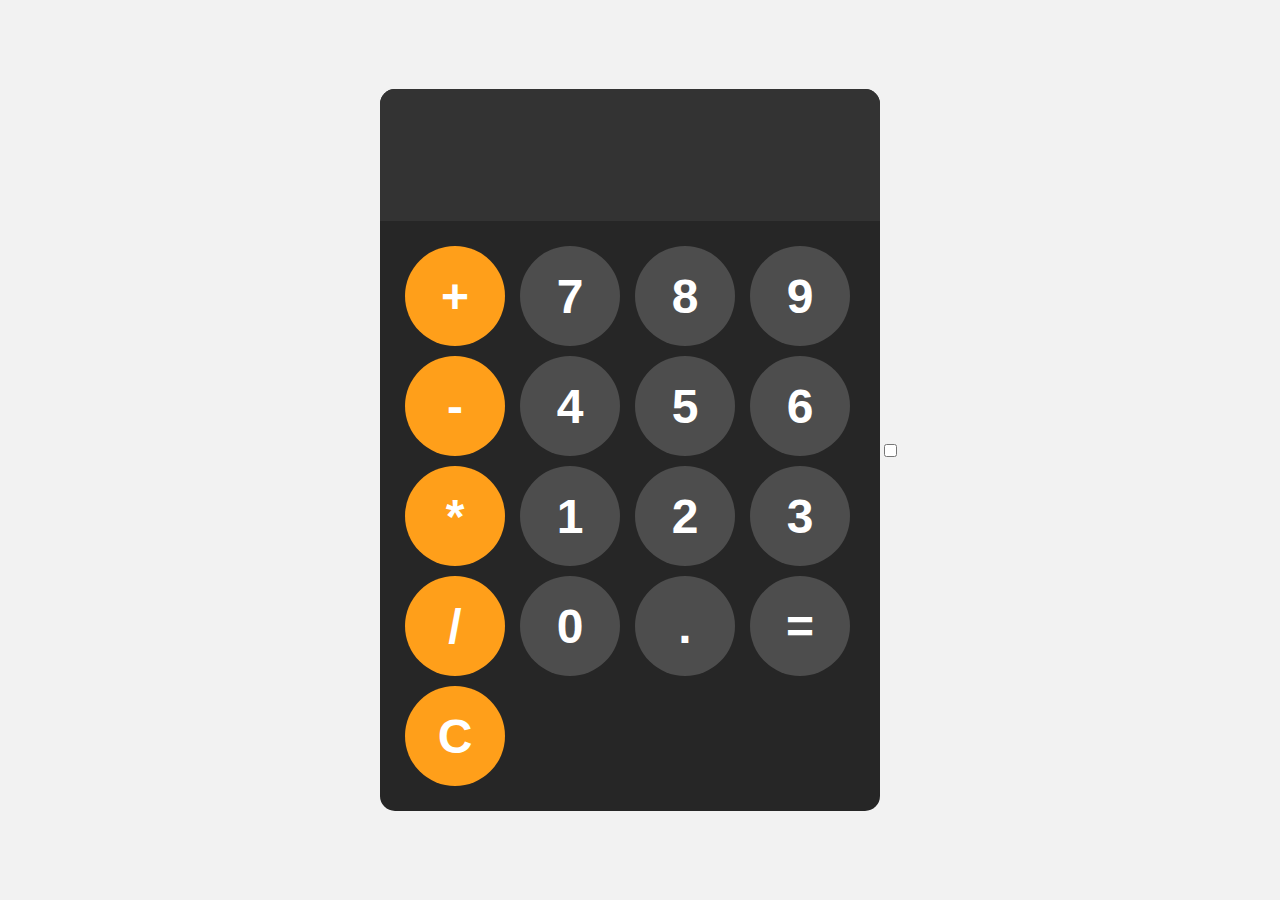
<file: calculator/index.html>
<!DOCTYPE html>
<html lang="en">
<head>
    <meta charset="UTF-8">
    <meta name="viewport" content="width=device-width, initial-scale=1.0">
    <title>Document</title>
    <link rel="stylesheet" href="style.css">
</head>
<body>
    

    <div id="calculator">
        <input id="display" readonly>
        <div id="keys">
            <button onclick="appendToDisplay('+')" class="operator-btn">+</button>
            <button onclick="appendToDisplay('7')">7</button>
            <button onclick="appendToDisplay('8')">8</button>
            <button onclick="appendToDisplay('9')">9</button>
            <button onclick="appendToDisplay('-')" class="operator-btn">-</button>
            <button onclick="appendToDisplay('4')">4</button>
            <button onclick="appendToDisplay('5')">5</button>
            <button onclick="appendToDisplay('6')">6</button>
            <button onclick="appendToDisplay('*')" class="operator-btn">*</button>
            <button onclick="appendToDisplay('1')">1</button>
            <button onclick="appendToDisplay('2')">2</button>
            <button onclick="appendToDisplay('3')">3</button>
            <button onclick="appendToDisplay('/')" class="operator-btn">/</button>
            <button onclick="appendToDisplay('0')">0</button>
            <button onclick="appendToDisplay('.')">.</button>
            <button onclick="calculate()">=</button>
            <button onclick="clearDisplay()" class="operator-btn">C</button>
        </div>
    </div>
    <input type="checkbox" class="checkbox">

    <script src="script.js"></script>
</body>
</html>
</file>
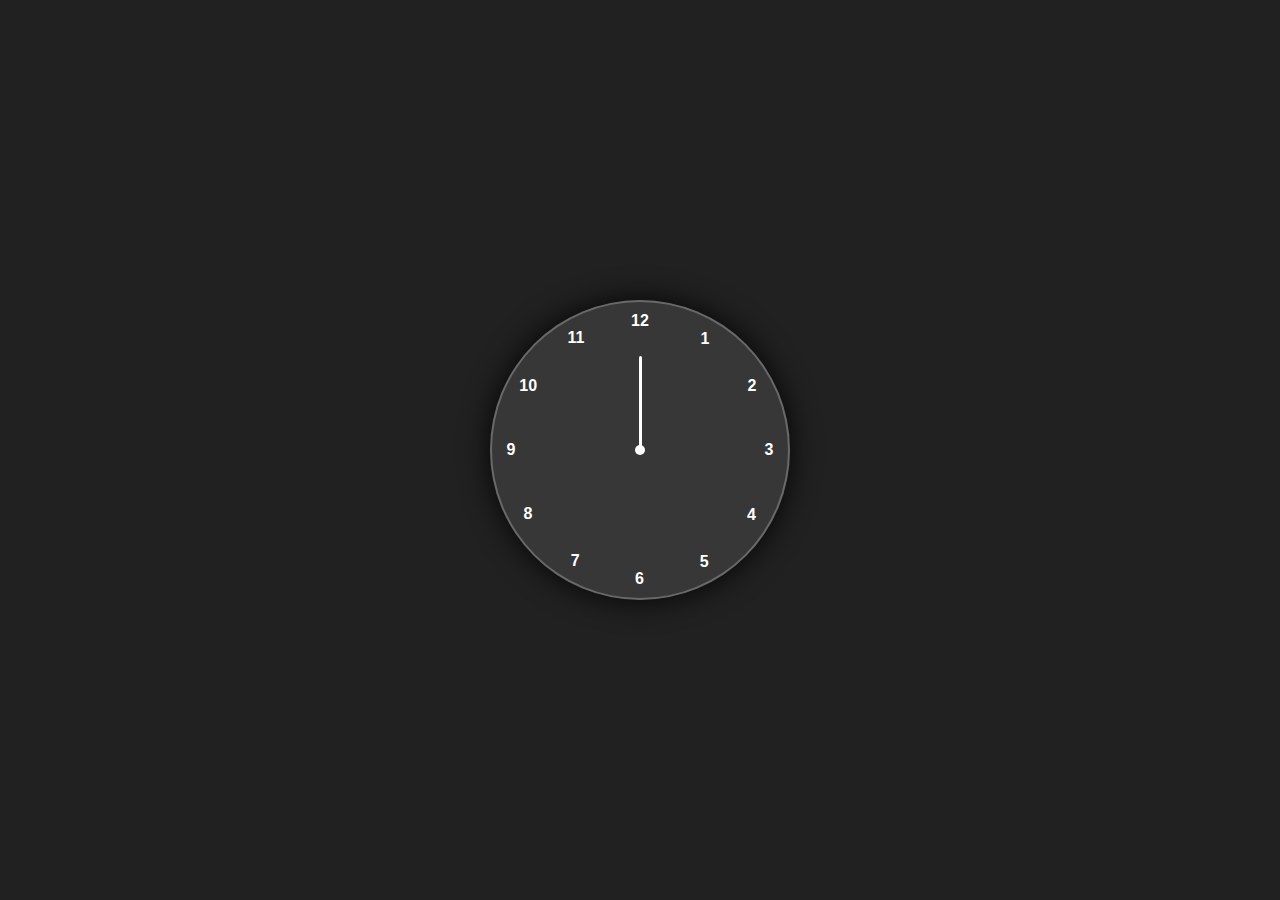
<file: clock/index.html>
<!DOCTYPE html>
<html lang="en">
  <head>
    <meta charset="UTF-8" />
    <meta http-equiv="X-UA-Compatible" content="IE=edge" />
    <meta name="viewport" content="width=device-width, initial-scale=1.0" />
    <link rel="stylesheet" href="style.css" />
    <title>Analog Clock</title>
  </head>

  <body>
    <div class="container">
      <div class="clock">
        <div style="--clr: #ff3d58; --h: 74px" id="hour" class="hand">
          <i></i>
        </div>
        <div style="--clr: #00a6ff; --h: 84px" id="min" class="hand">
          <i></i>
        </div>
        <div style="--clr: #ffffff; --h: 94px" id="sec" class="hand">
          <i></i>
        </div>

        <span style="--i: 1"><b>1</b></span>
        <span style="--i: 2"><b>2</b></span>
        <span style="--i: 3"><b>3</b></span>
        <span style="--i: 4"><b>4</b></span>
        <span style="--i: 5"><b>5</b></span>
        <span style="--i: 6"><b>6</b></span>
        <span style="--i: 7"><b>7</b></span>
        <span style="--i: 8"><b>8</b></span>
        <span style="--i: 9"><b>9</b></span>
        <span style="--i: 10"><b>10</b></span>
        <span style="--i: 11"><b>11</b></span>
        <span style="--i: 12"><b>12</b></span>
      </div>
    </div>

    <script src="script.js"></script>
  </body>
</html>
</file>
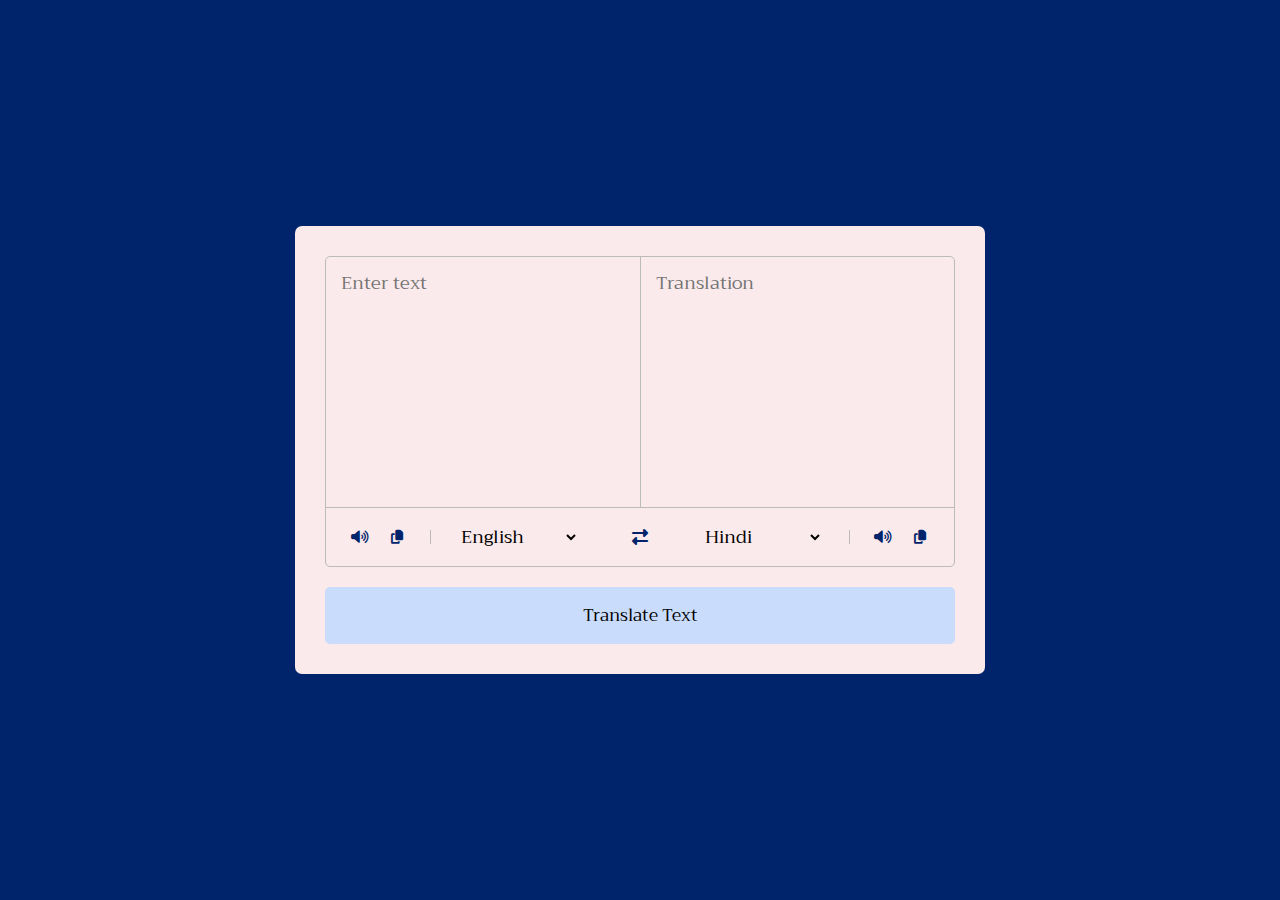
<file: language translator/index.html>
<!DOCTYPE html>
<html lang="en">
<head>
    <meta charset="UTF-8">
    <meta name="viewport" content="width=device-width, initial-scale=1.0">
    <title>Language Translator App</title>
    <link rel="stylesheet" href="style.css">
    <link rel="stylesheet" href="https://cdnjs.cloudflare.com/ajax/libs/font-awesome/6.5.1/css/all.min.css">
</head>
<body>
    <div class="container">
        <div class="wrapper">
            <div class="text-input">
                <textarea class="from-text" placeholder="Enter text"></textarea>
                <textarea class="to-text" placeholder="Translation" readonly disabled></textarea>
            </div>
            <ul class="controls">
                <li class="row from">
                    <div class="icons">
                        <i class="fas fa-volume-up"></i>
                        <i class="fas fa-copy"></i>
                    </div>
                    <select></select>
                </li>
                <li class="exchange"><i class="fas fa-exchange-alt"></i></li>
                <li class="row to">
                    <select></select>
                    <div class="icons">
                        <i class="fas fa-volume-up"></i>
                        <i class="fas fa-copy"></i>
                    </div>
                </li>
            </ul>
        </div>
        <button>Translate Text</button>
    </div>
    <script src="js/countries.js"></script>
    <script src="js/script.js"></script>
</body>
</html>
</file>
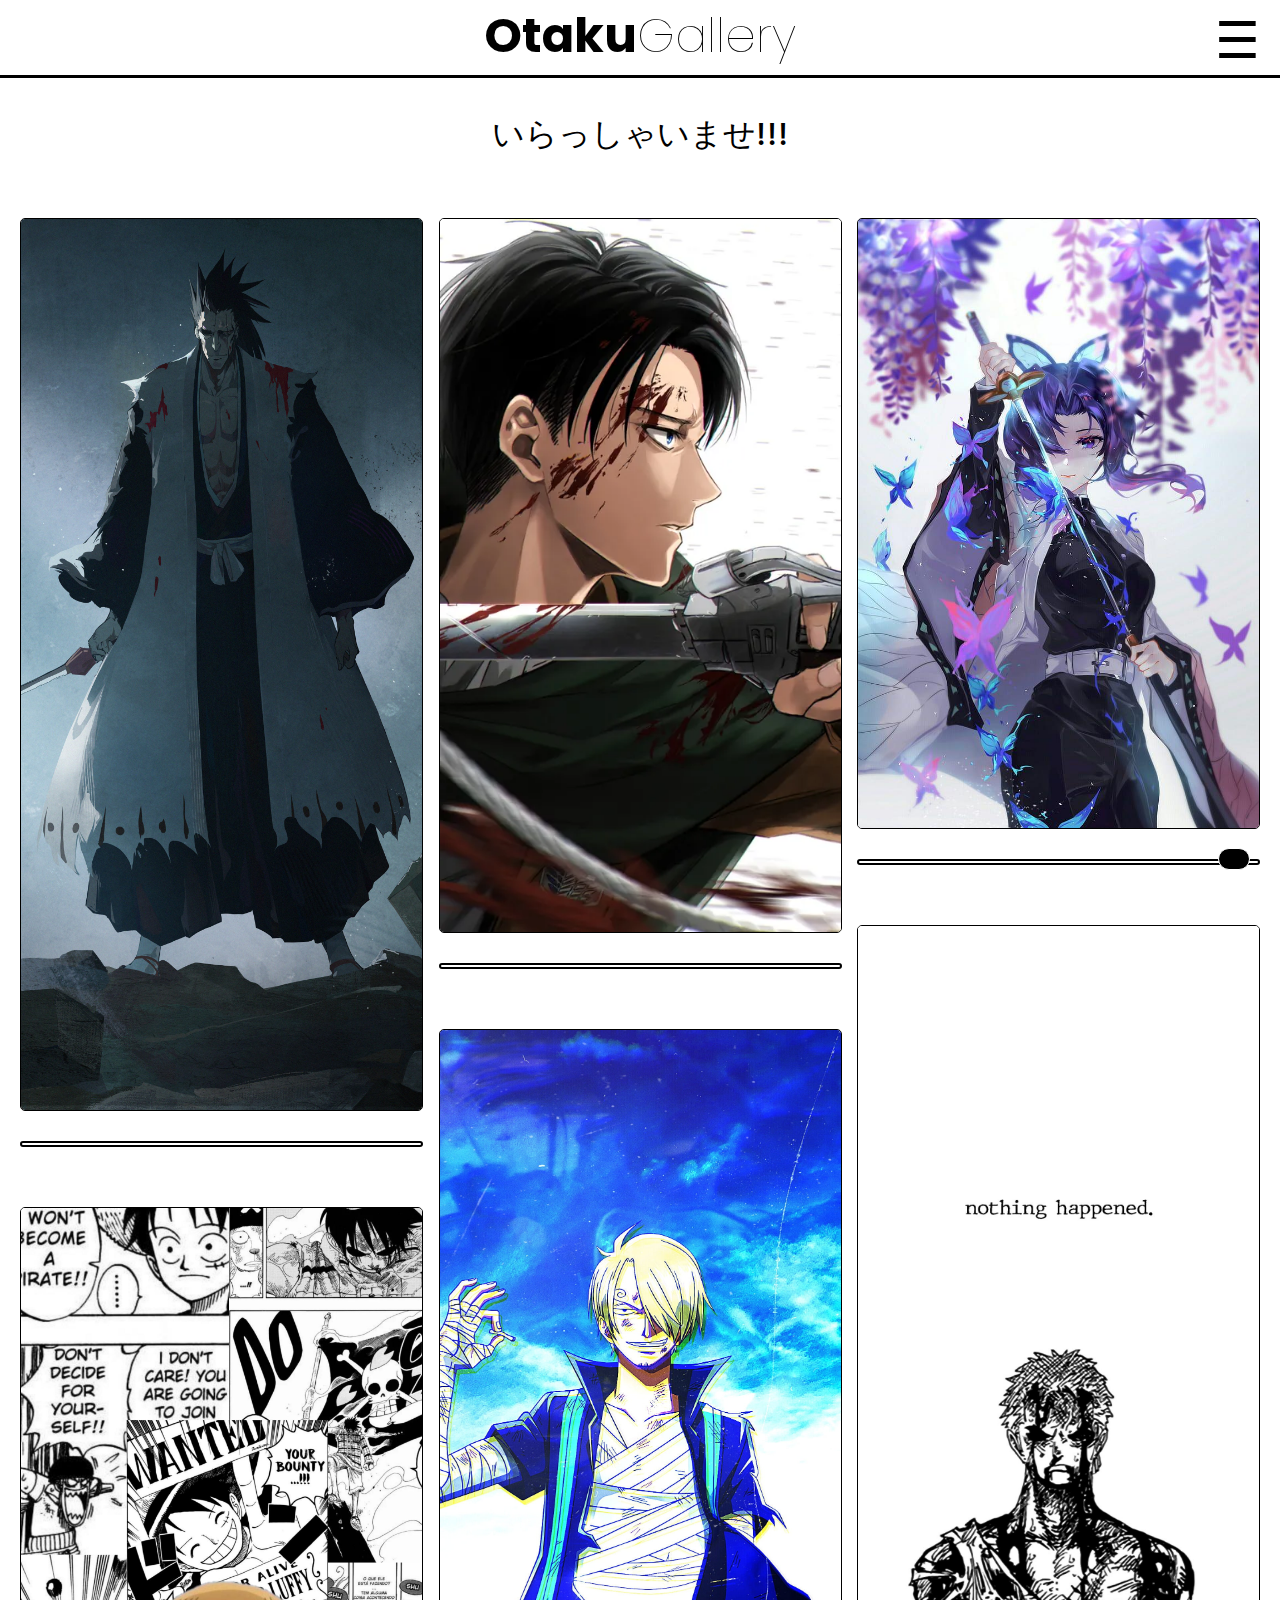
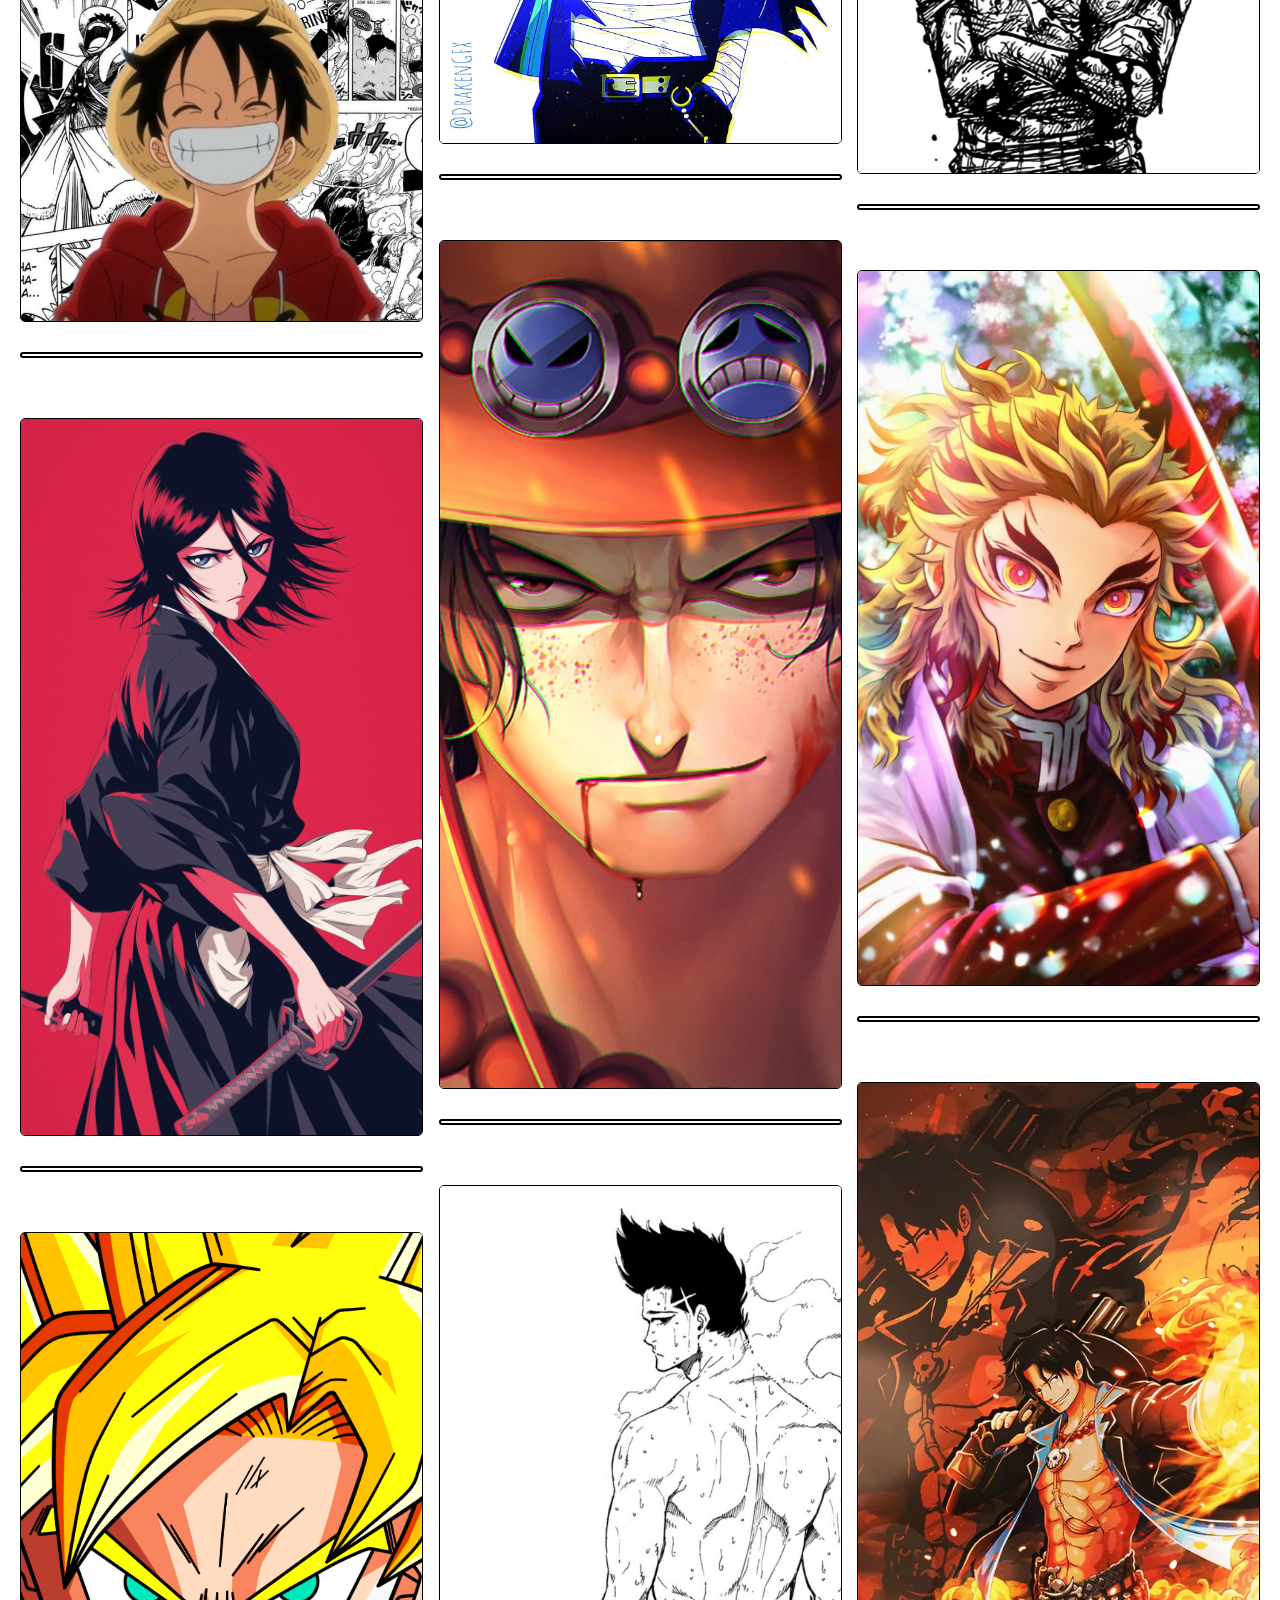
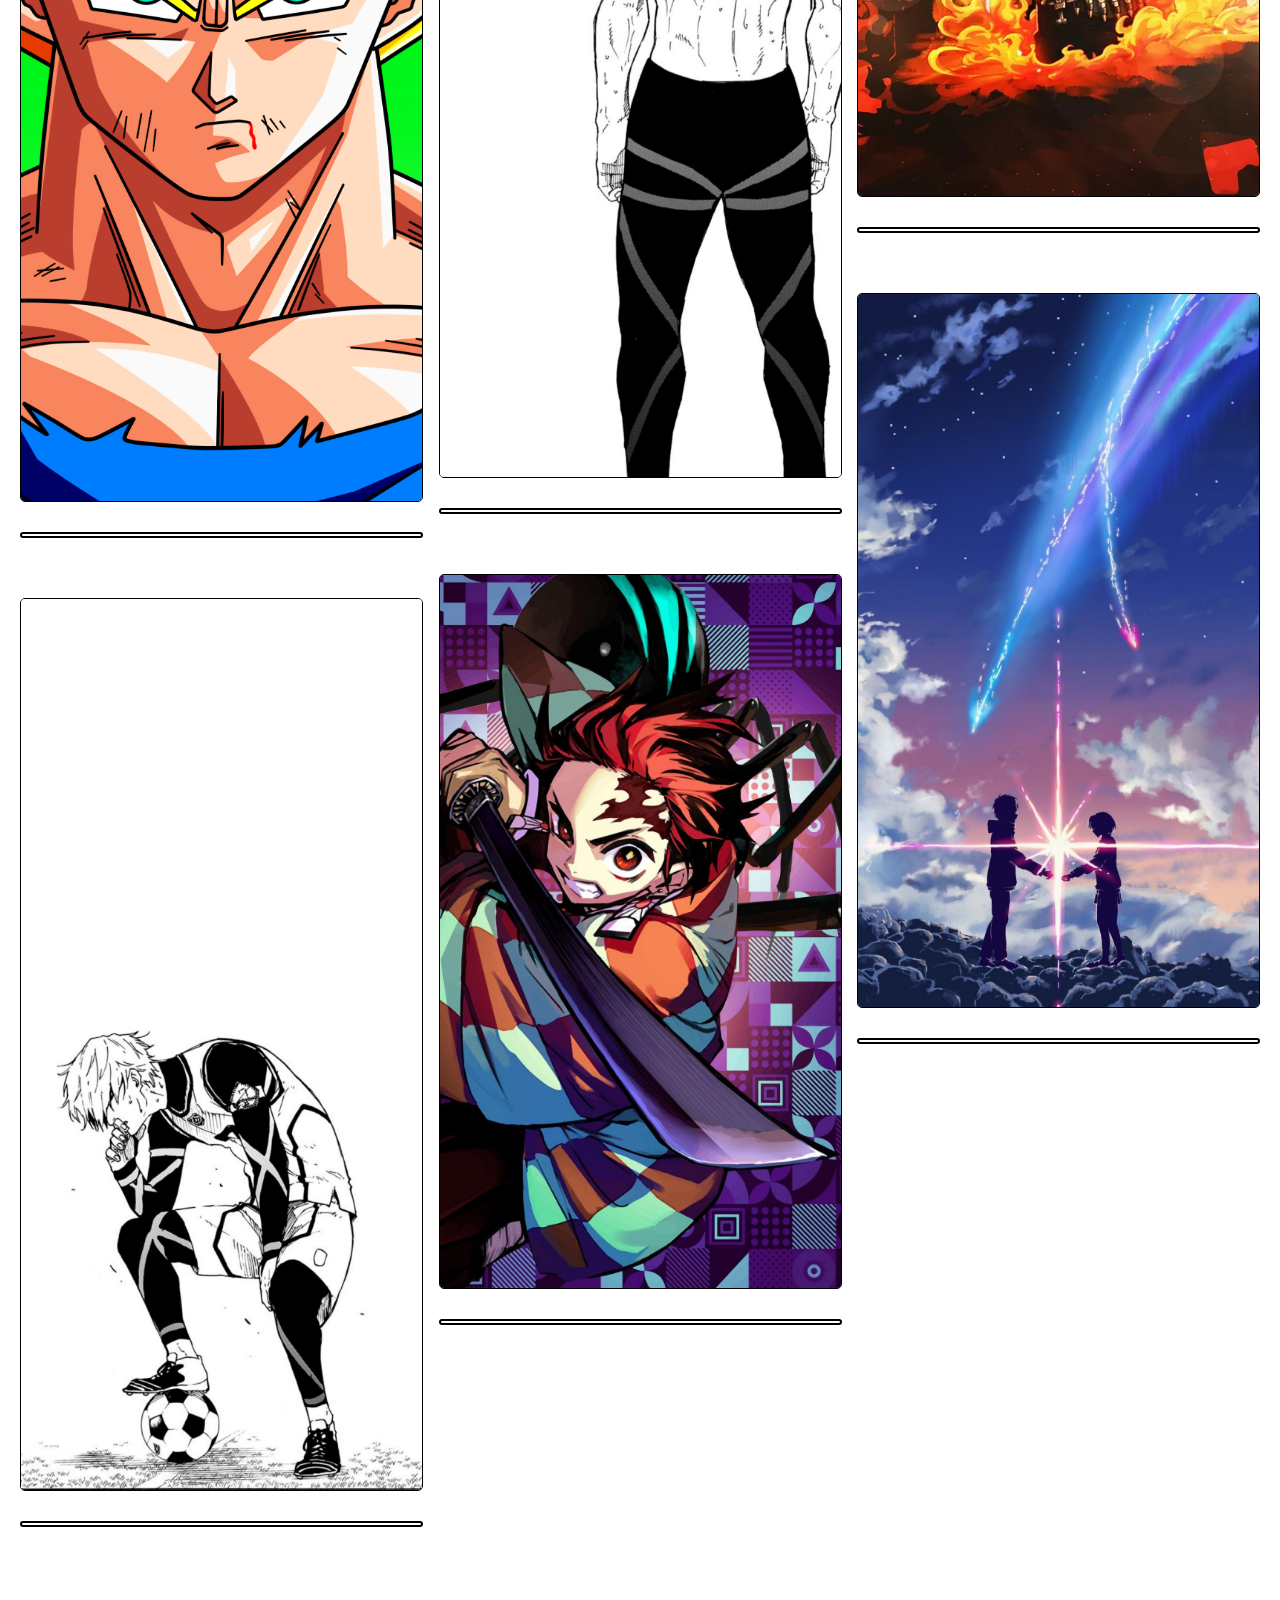
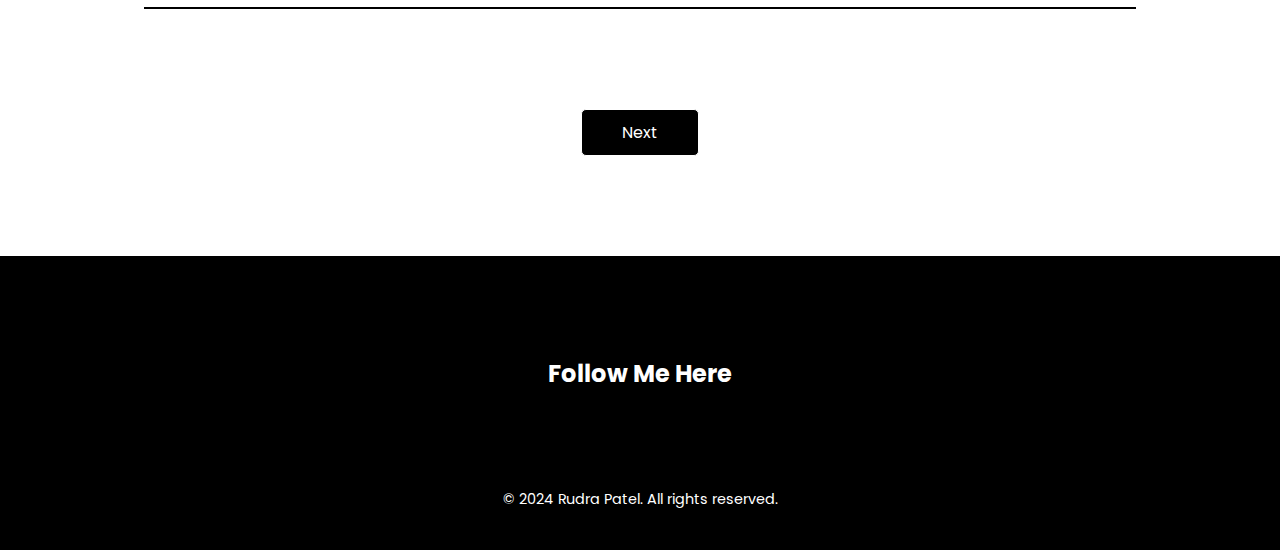
<file: Otaku_Gallery/index.html>
<!DOCTYPE html>
<html lang="en">
<head>
    <meta charset="UTF-8">
    <meta name="viewport" content="width=device-width, initial-scale=1.0">
    <title>Otaku Gallery | Rudra Patel</title>
    <link rel="stylesheet" href="styles.css">
    <link rel="stylesheet" href="https://site-assets.fontawesome.com/releases/v6.5.2/css/all.css">
</head>
<body>
    <div class="container">
        <div class="heading">
            <h3>Otaku<span>Gallery</span></h3>
            <h4>いらっしゃいませ!!!</h4>
            
        </div>
        <div class="menu-button" onclick="openNav()">&#9776;</div>
        <div id="mySidebar" class="sidebar">
            <a href="javascript:void(0)" class="closebtn" onclick="closeNav()">&times;</a>
            <div class="nav">
            <a href="index.html">Home</a>
            <a href="page2.html">Page 2</a>
            <a href="contact.html">Contact</a>
        </div>
        </div>
        <div class="box">

            <div class="dream">
                <img src="img\1-opt.jpg" onclick="openModal(this.src)">
                <a href="img\1.jpg" download="Kenpachi Zaraki.jpg" class="download-btn"><i class="fa-solid fa-download"></i></a>
                <img src="img/2.jpg" onclick="openModal(this.src)">
                <a href="img/2.jpg" download="Monkey D Luffy.jpg" class="download-btn"><i class="fa-solid fa-download"></i></a>
                <img src="img/3.jpg" onclick="openModal(this.src)">
                <a href="img/3.jpg" download="Rukia Kuchiki.jpg" class="download-btn"><i class="fa-solid fa-download"></i></a>
                <img src="img/4.jpg" onclick="openModal(this.src)">
                <a href="img/4.jpg" download="Goku.jpg" class="download-btn"><i class="fa-solid fa-download"></i></a>
                <img src="img/5.jpg" onclick="openModal(this.src)">
                <a href="img/5.jpg" download="Seishiro Nagi.jpg" class="download-btn"><i class="fa-solid fa-download"></i></a>
            </div> 

            <div class="dream">
                <img src="img/6.jpg" onclick="openModal(this.src)">
                <a href="img/6.jpg" download="Levi Ackerman.jpg" class="download-btn"><i class="fa-solid fa-download"></i></a>
                <img src="img/7.jpg" onclick="openModal(this.src)">
                <a href="img/7.jpg" download="Sanji.jpg" class="download-btn"><i class="fa-solid fa-download"></i></a>
                <img src="img/8.jpg" onclick="openModal(this.src)">
                <a href="img/8.jpg" download="Portgas D Ace.jpg" class="download-btn"><i class="fa-solid fa-download"></i></a>
                <img src="img/9.jpg" onclick="openModal(this.src)">
                <a href="img/9.jpg" download="Shoei Baro.jpg" class="download-btn"><i class="fa-solid fa-download"></i></a>
                <img src="img/10.jpg" onclick="openModal(this.src)">
                <a href="img/10.jpg" download="Tanjiro Kamado.jpg" class="download-btn"><i class="fa-solid fa-download"></i></a>
            </div>

            <div class="dream">
                <img src="img/11.jpg" onclick="openModal(this.src)">
                <a href="img/11.jpg" download="Shinobu Kochō.jpg" class="download-btn"><i class="fa-solid fa-download"></i></a>
                <img src="img/12.jpg" onclick="openModal(this.src)">
                <a href="img/12.jpg" download="Zoro.jpg" class="download-btn"><i class="fa-solid fa-download"></i></a>
                <img src="img/13.jpg" onclick="openModal(this.src)">
                <a href="img/13.jpg" download="Kyōjurō Rengoku.jpg"class="download-btn"><i class="fa-solid fa-download"></i></a>
                <img src="img/14.jpg" onclick="openModal(this.src)">
                <a href="img/14.jpg" download="Portgas D Ace.jpg" class="download-btn"><i class="fa-solid fa-download"></i></a>
                <img src="img/15.jpg" onclick="openModal(this.src)">
                <a href="img/15.jpg" download="Your Name.jpg" class="download-btn"><i class="fa-solid fa-download"></i></a>
            </div>

        </div>
        <div class="divider"></div>
        <div class="nxt-btn">
            <a href="page2.html">Next</a>
        </div>
        <div onclick="scrollToTop()" class="scrollTop"><i class="fa-regular fa-up"></i></div>
    </div>
    <footer>
        <div class="container">
            <div class="footer-content">
                <div class="footer-section social">
                    <h3>Follow Me Here <i class="fa-solid fa-arrow-down-left"></i></h3>
                    <a href="https://www.linkedin.com/in/rudra-patel-515441242/" target="_blank"><i class="fab fa-linkedin"></i></a>
                    <a href="https://github.com/rudrapatel001" target="_blank"><i class="fab fa-github"></i></a>
                    <a href="https://www.instagram.com/rudra_patel_.07/" target="_blank"><i class="fab fa-instagram"></i></a>
                    <a href=" https://wa.me/9316334332" target="_blank"><i class="fa-brands fa-whatsapp"></i></a>
                </div>
            </div>
            <div class="footer-bottom">
                <p>&copy; 2024 Rudra Patel. All rights reserved.</p>
            </div>
        </div>
    </footer>
    <!-- Modal -->
    <div id="imageModal" class="modal">
        <span class="close" onclick="closeModal()">&times;</span>
        <img class="modal-content" id="modalImage">
    </div>
    <script src="script.js"></script>
</body>
</html>
</file>
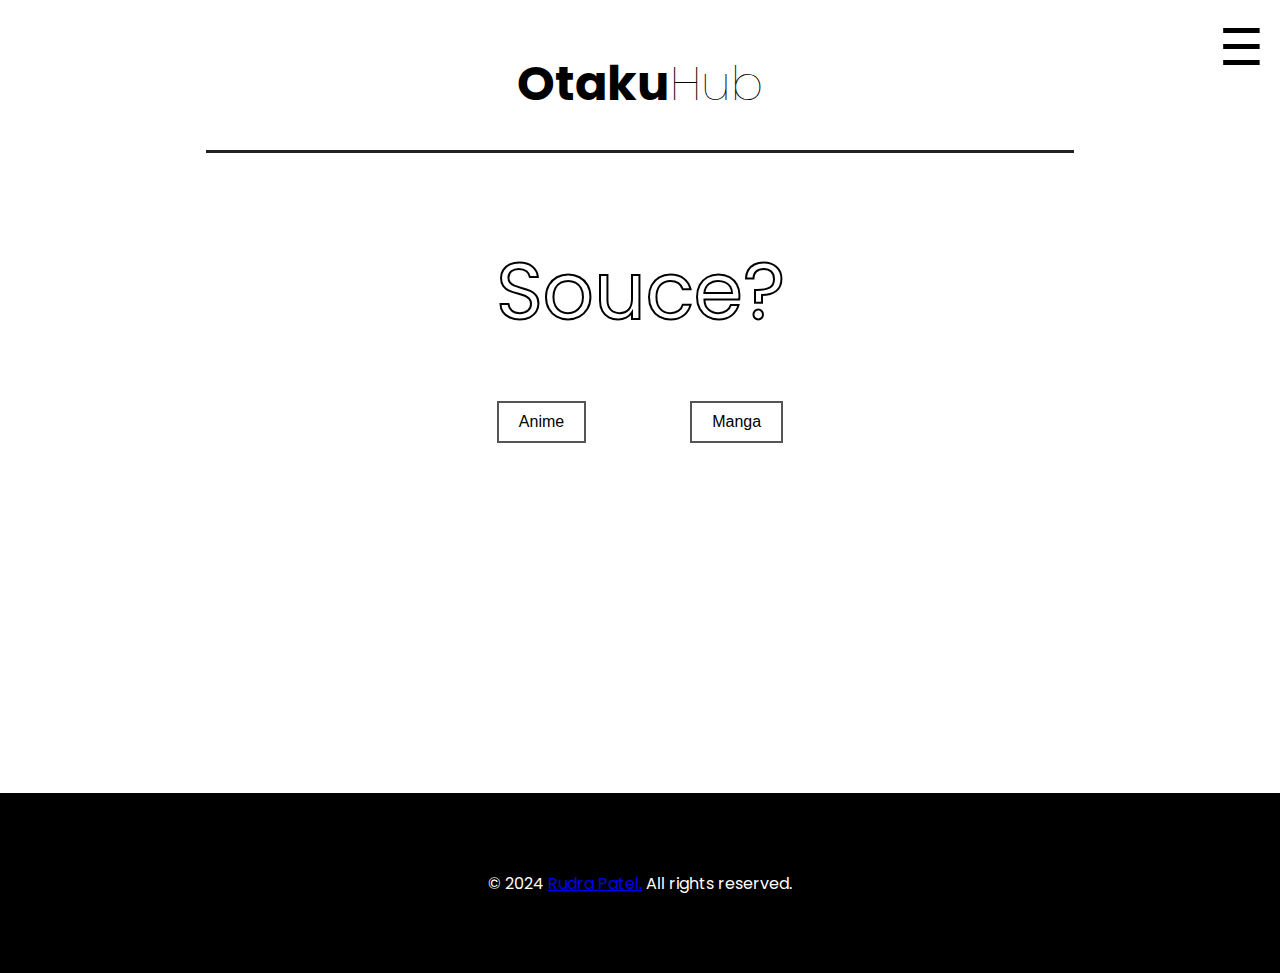
<file: Otaku_Hub/index.html>
<!DOCTYPE html>
<html lang="en">
<head>
    <meta charset="UTF-8">
    <meta name="viewport" content="width=device-width, initial-scale=1.0">
    <title>Otaku Hub</title>
    <link rel="stylesheet" href="styles.css">
    <link rel="stylesheet" href="https://cdnjs.cloudflare.com/ajax/libs/font-awesome/6.5.2/css/all.min.css" integrity="sha512-SnH5WK+bZxgPHs44uWIX+LLJAJ9/2PkPKZ5QiAj6Ta86w+fsb2TkcmfRyVX3pBnMFcV7oQPJkl9QevSCWr3W6A==" crossorigin="anonymous" referrerpolicy="no-referrer" />
</head>
<body>
    <div class="container">
        <div class="heading">
            <h3>Otaku<span>Hub</span></h3>
        </div>
        <div class="menu-button" onclick="openNav()">&#9776;</div>
        <div id="mySidebar" class="sidebar">
            <a href="javascript:void(0)" class="closebtn" onclick="closeNav()">&times;</a>
            <a href="index.html">Home</a>
            <a href="anime.html">Anime</a>
            <a href="manga.html">Manga</a>
            <a href="contact.html">contact</a>
        </div>
    
        <div class="que">
        <p>Souce?</p>
    </div>
    </div>

    <main>
        <button onclick="location.href='anime.html'">Anime</button>
        <button onclick="location.href='manga.html'">Manga</button>
    
    </main>
    <div class="icons1">
        <p>© 2024 <a href="https://www.linkedin.com/in/rudra-patel-515441242?utm_source=share&utm_campaign=share_via&utm_content=profile&utm_medium=android_app">Rudra Patel.</a> All rights reserved.
        </p>
    </div>

    <script src="scripts.js"></script>
</body>
</html>
</file>
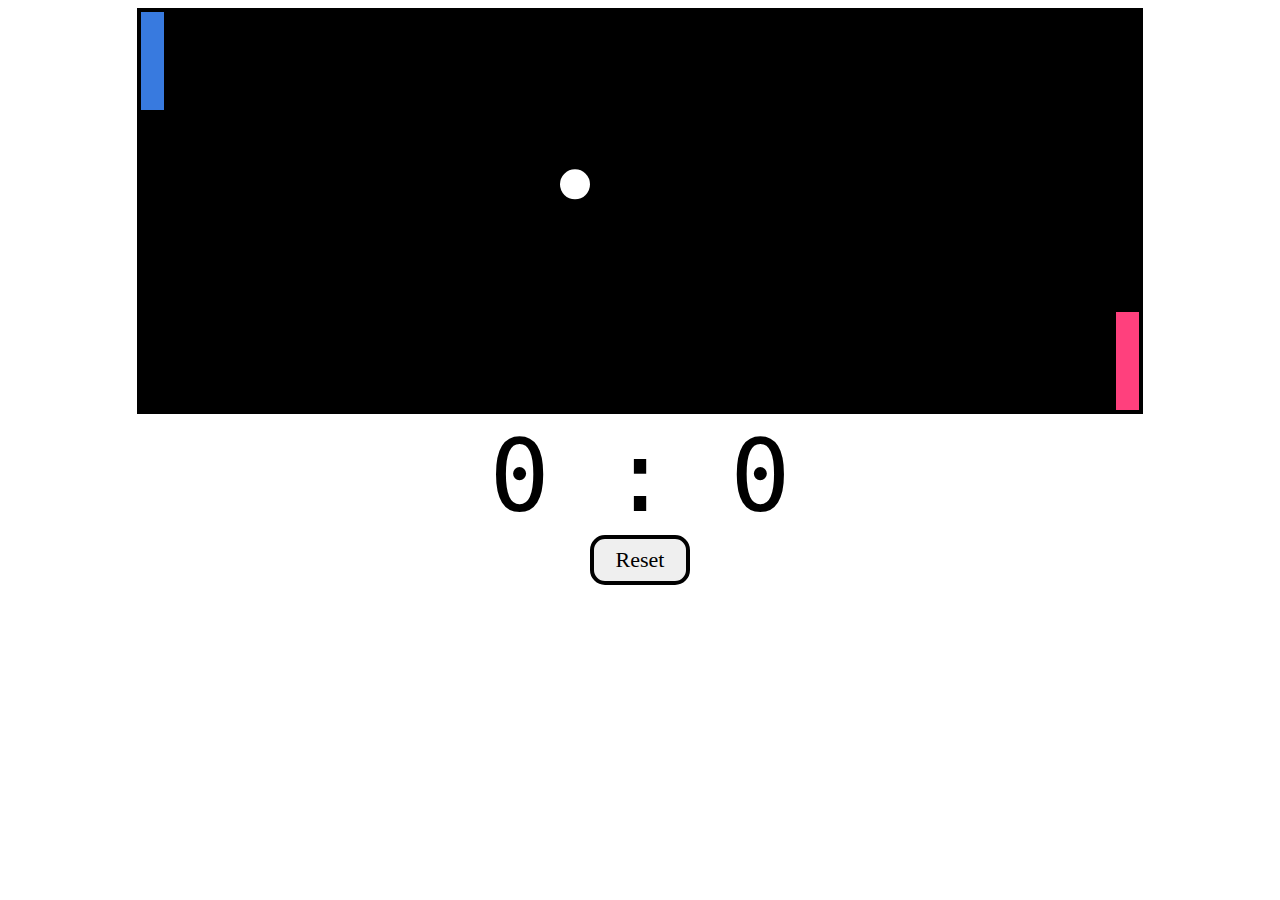
<file: Ping Pong Game/index.html>
<!DOCTYPE html>
<html lang="en">
<head>
    <meta charset="UTF-8">
    <meta http-equiv="X-UA-Compatible" content="IE=edge">
    <meta name="viewport" content="width=device-width, initial-scale=1.0">
    <title>Document</title>
    <link rel="stylesheet" href="style.css">
</head>
<body>
    <div id="gameContainer">
        <canvas id="gameBoard" width="1000" height="400"></canvas>
        <div id="scoreText">0 : 0</div>
        <button id="resetBtn">Reset</button>
    </div>
    <script src="index.js"></script>
</body>
</html>
</file>
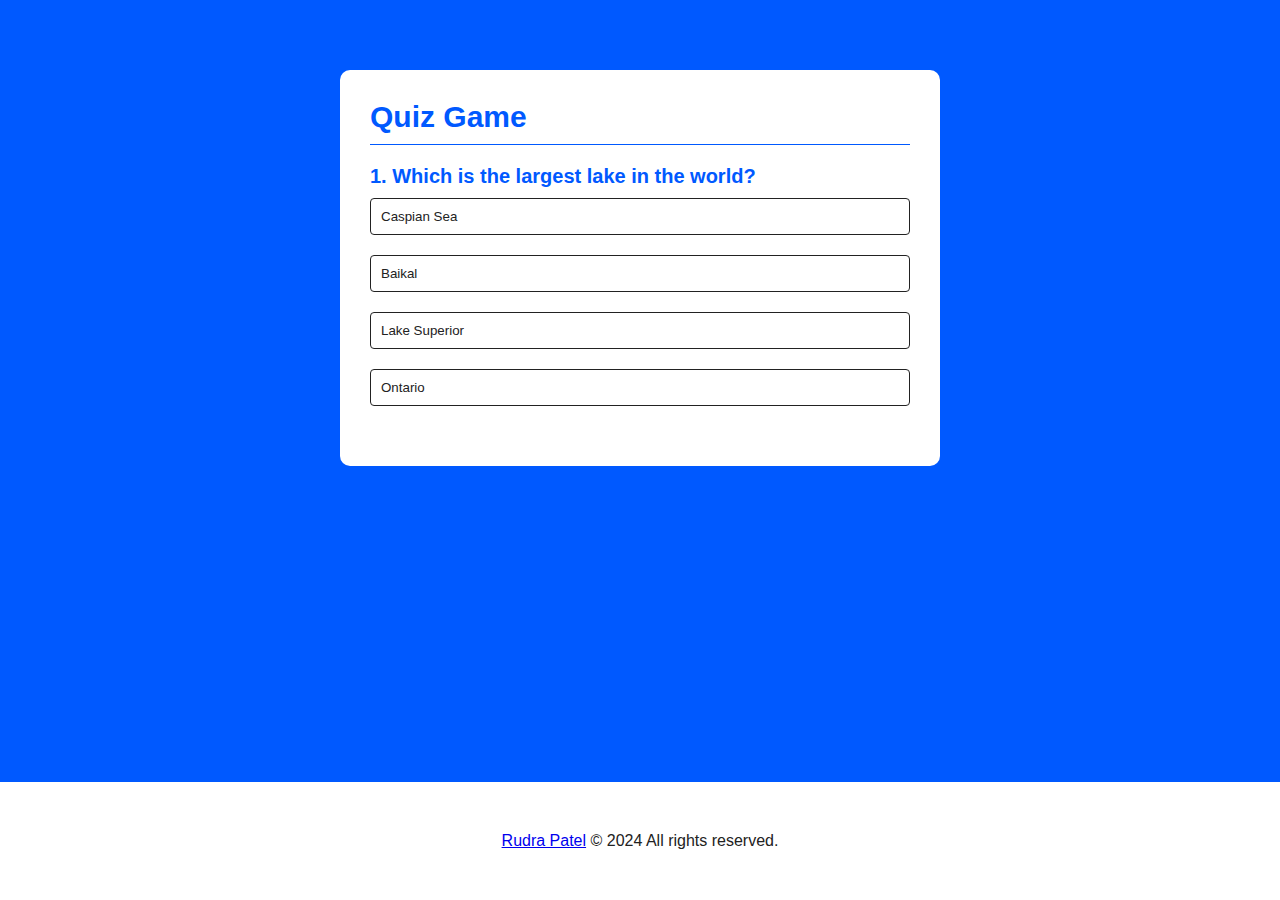
<file: Quiz Game/index.html>
<!DOCTYPE html>
<html lang="en">
<head>
    <meta charset="UTF-8">
    <meta name="viewport" content="width=device-width, initial-scale=1.0">
    <title>Quiz game | Rudra Patel</title>
    <link rel="stylesheet" href="style.css">
</head>
<body>
    <div class="app">
        <h1>Quiz Game</h1>
        <div class="quiz">
            <h2 id="question">Question goes here</h2>
            <div id="ans-btn">
                <button class="btn">Answer 1</button>
                <button class="btn">Answer 2</button>
                <button class="btn">Answer 3</button>
                <button class="btn">Answer 4</button>
            </div>
            <div class="exp" id="explanation">explanation goes here</div>
            <button id="nxt">Next</button>
        </div>
    </div>
    <footer>
        <div class="ft">
            <p><a href="https://www.linkedin.com/in/rudra-patel-515441242?utm_source=share&utm_campaign=share_via&utm_content=profile&utm_medium=android_app">Rudra Patel</a> © 2024 All rights reserved.</p>
           
        </div>
    </footer>
    <script src="script.js"></script>
</body>
</html>
</file>
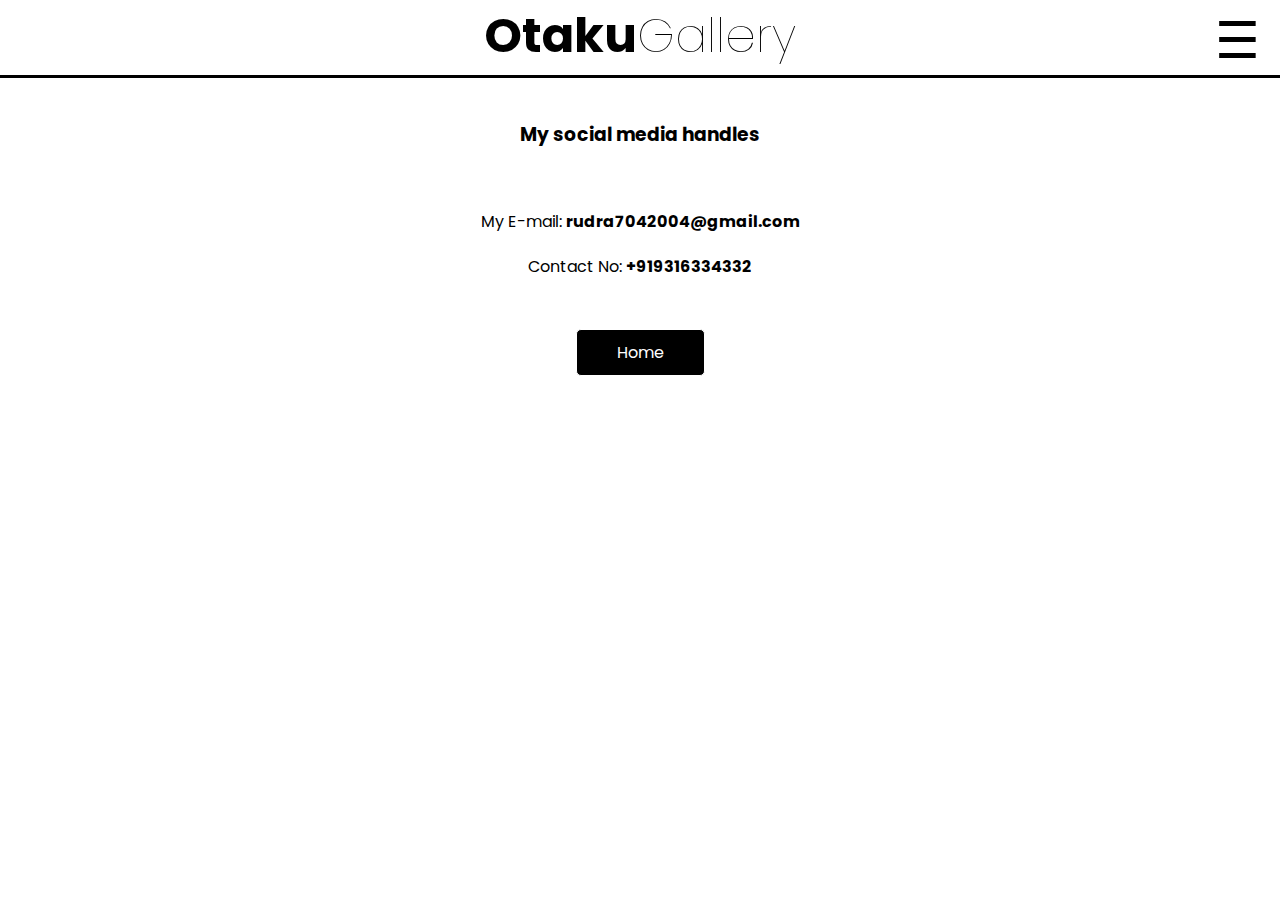
<file: Otaku_Gallery/contact.html>
<!DOCTYPE html>
<html lang="en">
<head>
    <meta charset="UTF-8">
    <meta name="viewport" content="width=device-width, initial-scale=1.0">
    <title>wallpaper</title>
    <link rel="stylesheet" href="styles.css">
    <link rel="stylesheet" href="https://cdnjs.cloudflare.com/ajax/libs/font-awesome/6.5.2/css/all.min.css" integrity="sha512-SnH5WK+bZxgPHs44uWIX+LLJAJ9/2PkPKZ5QiAj6Ta86w+fsb2TkcmfRyVX3pBnMFcV7oQPJkl9QevSCWr3W6A==" crossorigin="anonymous" referrerpolicy="no-referrer" />
    <link rel="stylesheet" href="https://site-assets.fontawesome.com/releases/v6.5.2/css/all.css">
</head>
<body>
    <div class="container">
        <div class="heading">
            <h3>Otaku<span>Gallery</span></h3>
            </div>  
            <h3 class="contact">My social media handles <i class="fa-solid fa-arrow-down"></i></h3>
            <div class="menu-button" onclick="openNav()">&#9776;</div>
            <div id="mySidebar" class="sidebar">
                <a href="javascript:void(0)" class="closebtn" onclick="closeNav()">&times;</a>
                <div class="nav">
                <a href="index.html">Home</a>
                <a href="page2.html">Page 2</a>
                <a href="contact.html">Contact</a>
            </div>
        </div>
            <div class="icons">
                <a href="https://www.instagram.com/rudra_patel_.07/"><i class="fa-brands fa-instagram"></i></a>
                <a href="https://github.com/rudrapatel001"><i class="fa-brands fa-github"></i></a>
                <a href="https://discord.gg/3cSt6Yw2"><i class="fa-brands fa-discord"></i></a>
            </div>
            <div class="info">
                <p>My E-mail: <b>rudra7042004@gmail.com</b></p>
                <p>Contact No: <b>+919316334332</b></p>
            </div>
            <div class="nxt-btn">
                <a href="page2.html">Home</a>
            </div>
        </div>
            
            <script src="script.js"></script>
    </body>
</html>
</file>
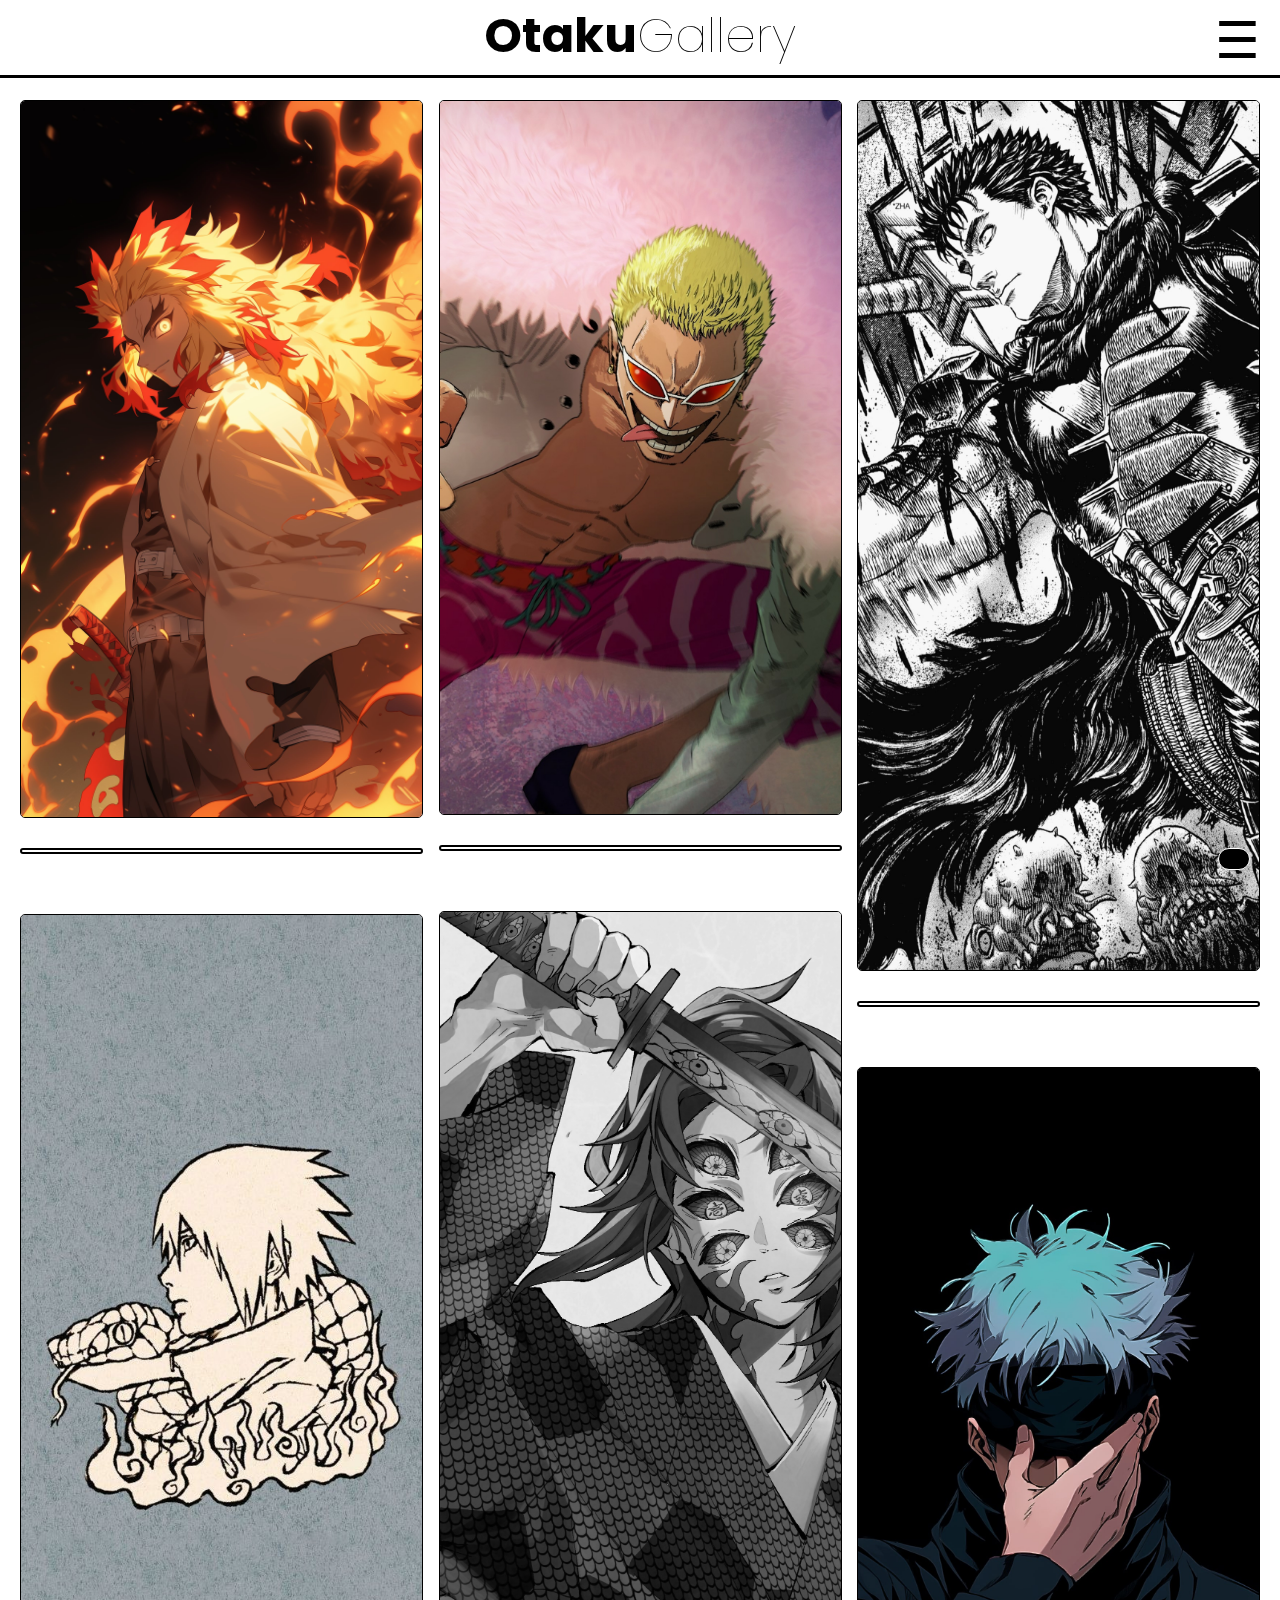
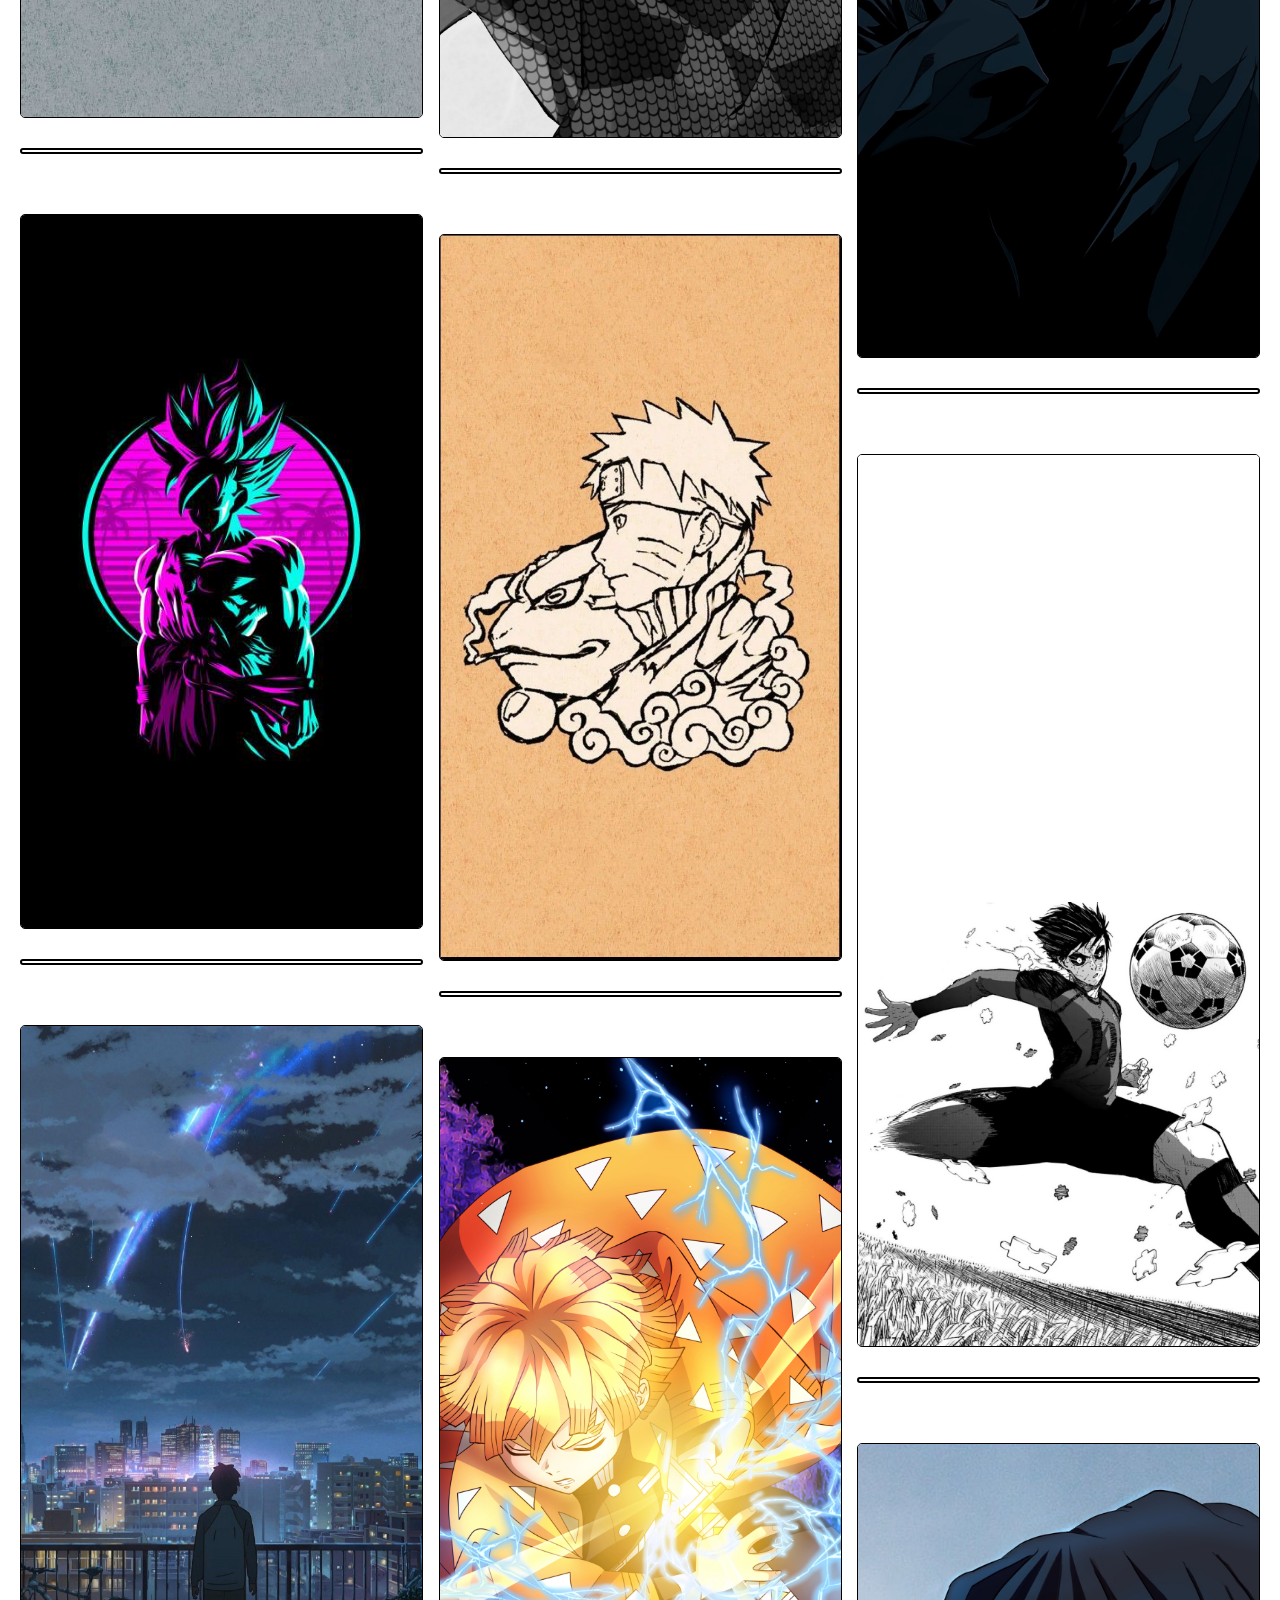
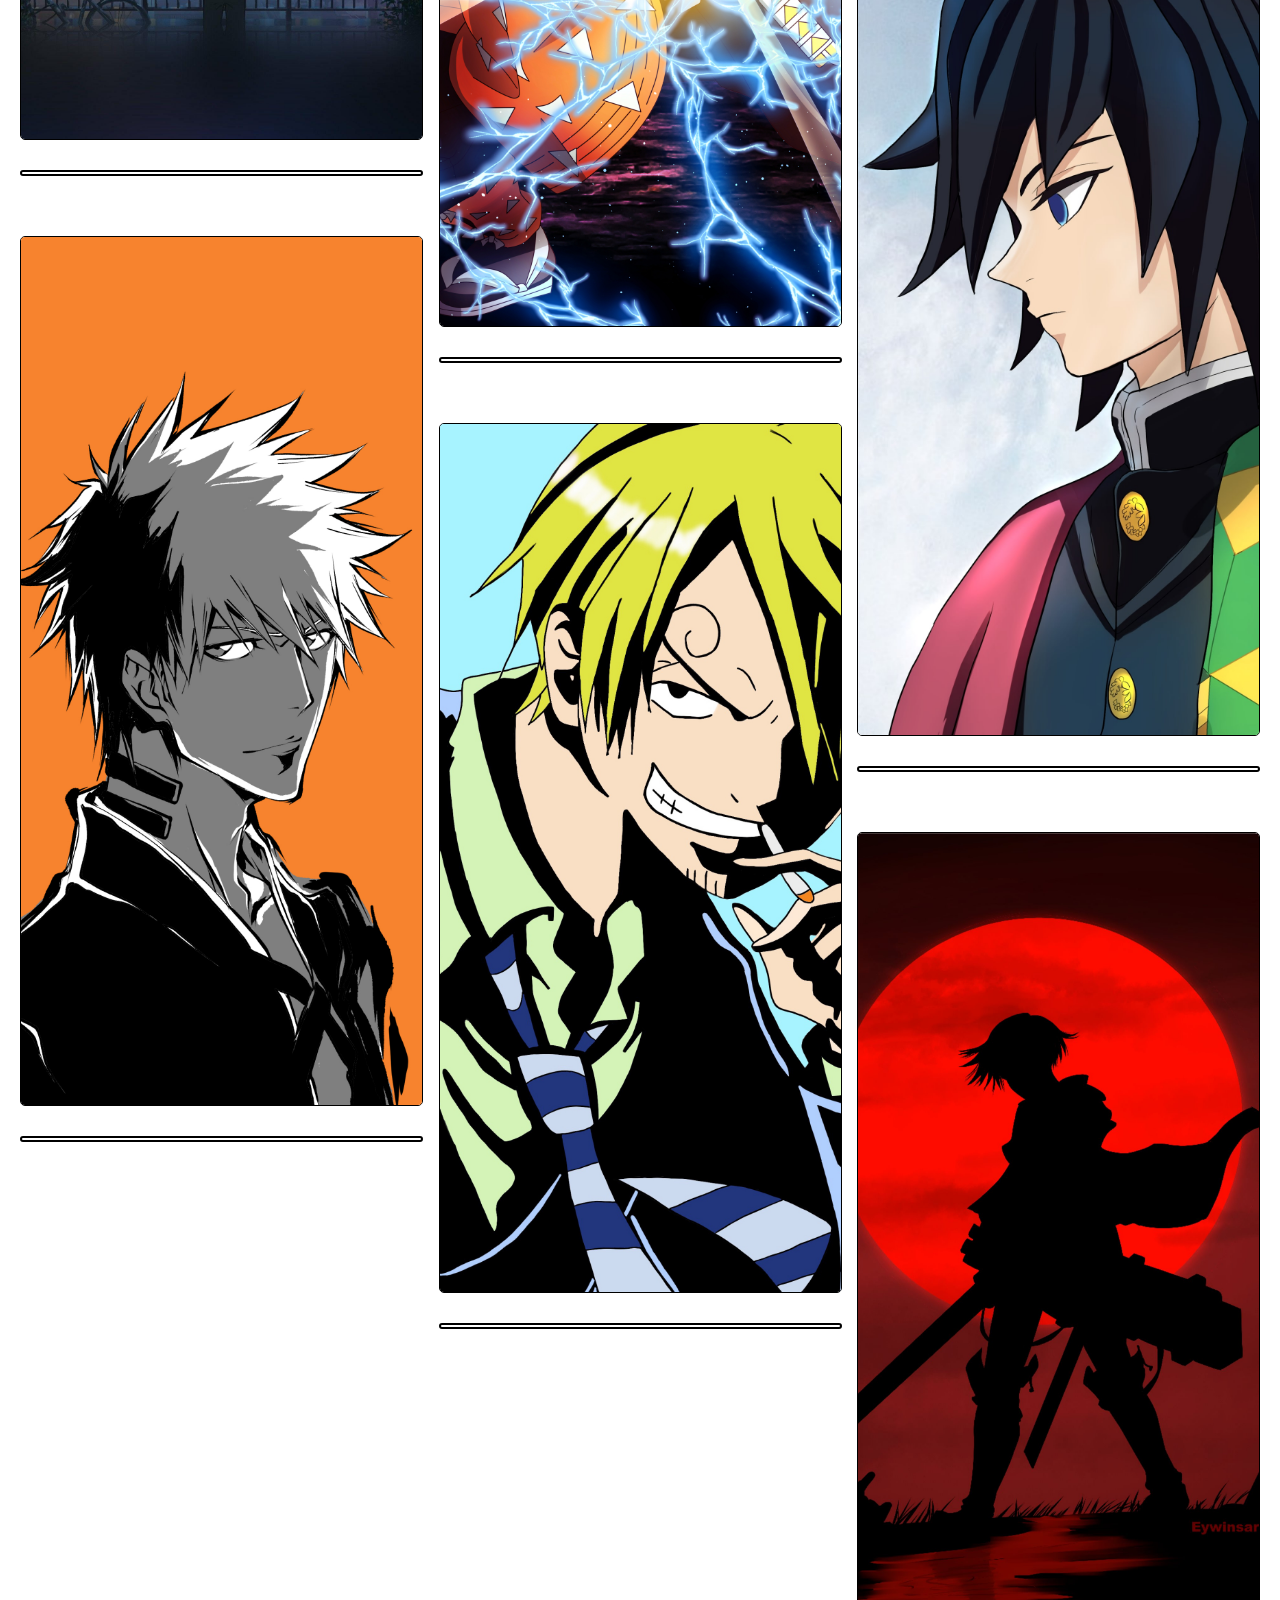
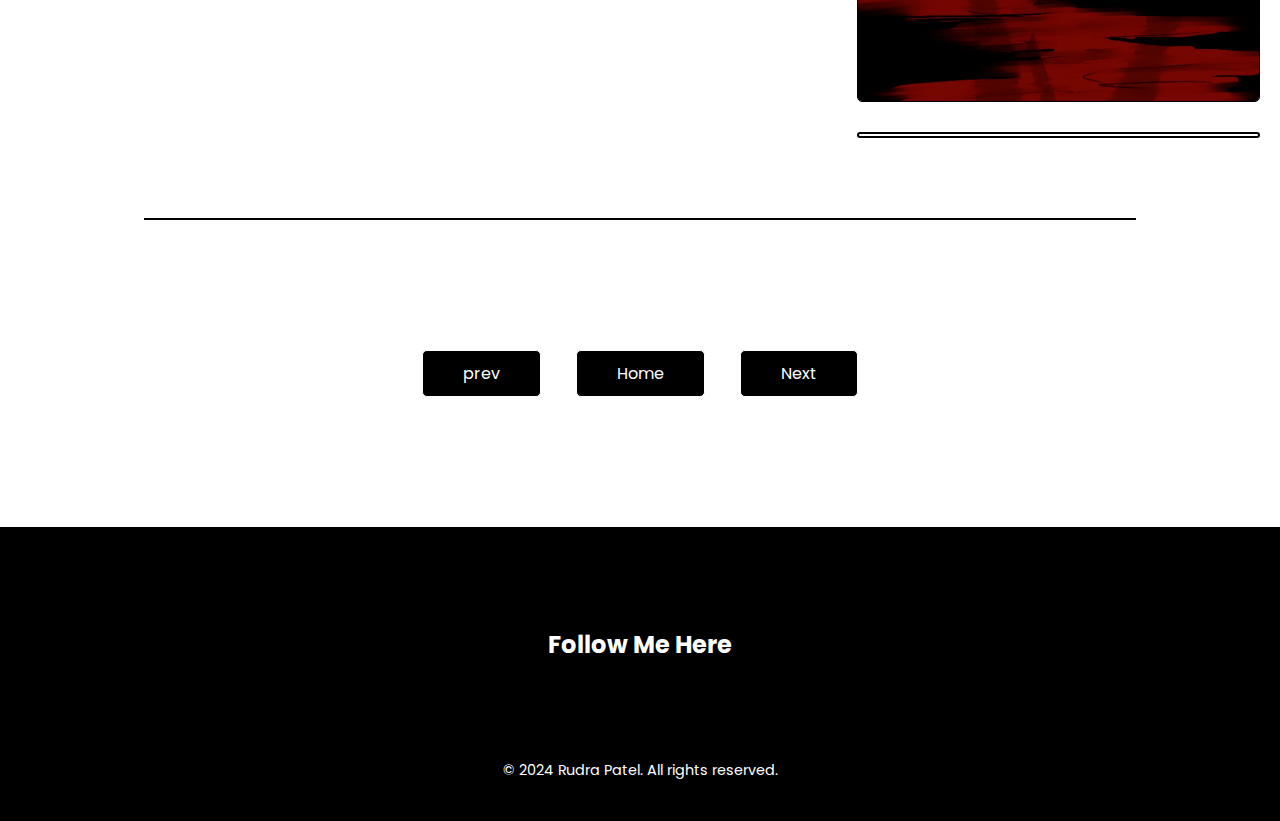
<file: Otaku_Gallery/page2.html>
<!DOCTYPE html>
<html lang="en">
<head>
    <meta charset="UTF-8">
    <meta name="viewport" content="width=device-width, initial-scale=1.0">
    <title>wallpaper</title>
    <link rel="stylesheet" href="styles.css">
    <link rel="stylesheet" href="https://cdnjs.cloudflare.com/ajax/libs/font-awesome/6.5.2/css/all.min.css" integrity="sha512-SnH5WK+bZxgPHs44uWIX+LLJAJ9/2PkPKZ5QiAj6Ta86w+fsb2TkcmfRyVX3pBnMFcV7oQPJkl9QevSCWr3W6A==" crossorigin="anonymous" referrerpolicy="no-referrer" />
    <link rel="stylesheet" href="https://site-assets.fontawesome.com/releases/v6.5.2/css/all.css">
</head>
<body>
    <div class="container">
        <div class="heading">
            <h3>Otaku<span>Gallery</span></h3>
        </div>
        <div class="menu-button" onclick="openNav()">&#9776;</div>
        <div id="mySidebar" class="sidebar">
            <a href="javascript:void(0)" class="closebtn" onclick="closeNav()">&times;</a>
            <div class="nav">
            <a href="index.html">Home</a>
            <a href="page2.html">Page 2</a>
            <a href="contact.html">Contact</a>
        </div>
        </div>
        <div class="box">

            <div class="dream">
                <img src="img/16.jpg" onclick="openModal(this.src)">
                <a href="img/16.jpg" download="Kyōjurō Rengoku.jpg"class="download-btn"><i class="fa-solid fa-download"></i></a>
                <img src="img/17.jpg" onclick="openModal(this.src)">
                <a href="img/17.jpg" download="Sasuke Uchiha.jpg" class="download-btn"><i class="fa-solid fa-download"></i></a>
                <img src="img/18.jpg" onclick="openModal(this.src)">
                <a href="img/18.jpg" download="Goku.jpg" class="download-btn"><i class="fa-solid fa-download"></i></a>
                <img src="img/19.jpg" onclick="openModal(this.src)">
                <a href="img/19.jpg" download="Your Name.jpg" class="download-btn"><i class="fa-solid fa-download"></i></a>
                <img src="img/20.jpg" onclick="openModal(this.src)">
                <a href="img/20.jpg" download="Ichigo Kurosaki.jpg" class="download-btn"><i class="fa-solid fa-download"></i></a>
            </div> 

            <div class="dream">
                <img src="img/21.jpg" onclick="openModal(this.src)">
                <a href="img/21.jpg" download="Donquixote Doflamingo.jpg" class="download-btn"><i class="fa-solid fa-download"></i></a>
                <img src="img/22.jpg" onclick="openModal(this.src)">
                <a href="img/22.jpg" download="Kokushibo.jpg" class="download-btn"><i class="fa-solid fa-download"></i></a>
                <img src="img/23.jpg" onclick="openModal(this.src)">
                <a href="img/23.jpg" download="Naruto Uzumaki.jpg" class="download-btn"><i class="fa-solid fa-download"></i></a>
                <img src="img/24.jpg" onclick="openModal(this.src)">
                <a href="img/24.jpg"download="Zenitsu Agatsuma.jpg"class="download-btn"><i class="fa-solid fa-download"></i></a>
                <img src="img/25.jpg" onclick="openModal(this.src)">
                <a href="img/25.jpg" download="Sanji.jpg" class="download-btn"><i class="fa-solid fa-download"></i></a>
            </div>

            <div class="dream">
                <img src="img/26.jpg" onclick="openModal(this.src)">
                <a href="img/26.jpg" download="Guts.jpg" class="download-btn"><i class="fa-solid fa-download"></i></a>
                <img src="img/27.jpg" onclick="openModal(this.src)">
                <a href="img/27.jpg" download="Gojo Satoru.jpg" class="download-btn"><i class="fa-solid fa-download"></i></a>
                <img src="img/28.jpg" onclick="openModal(this.src)">
                <a href="img/28.jpg" download="Isagi Yoichi.jpg" class="download-btn"><i class="fa-solid fa-download"></i></a>
                <img src="img/29.jpg" onclick="openModal(this.src)">
                <a href="img/29.jpg" download="Giyu Tomioka.jpg" class="download-btn"><i class="fa-solid fa-download"></i></a>
                <img src="img/30.jpg" onclick="openModal(this.src)">
                <a href="img/30.jpg" download="Levi Ackerman.jpg" class="download-btn"><i class="fa-solid fa-download"></i></a>
            </div>  
        </div>

        <div class="divider"></div>

        <div class="btn-container">
                <a href="index.html">prev</a>
                <a href="index.html">Home</a>
                <a href="page3.html">Next</a>
        </div>
        <div onclick="scrollToTop()" class="scrollTop"><i class="fa-regular fa-up"></i></div>
    </div>
    <footer>
        <div class="container">
            <div class="footer-content">
                <div class="footer-section social">
                    <h3>Follow Me Here <i class="fa-solid fa-arrow-down-left"></i></h3>
                    <a href="https://www.linkedin.com/in/rudra-patel-515441242/" target="_blank"><i class="fab fa-linkedin"></i></a>
                    <a href="https://github.com/rudrapatel001" target="_blank"><i class="fab fa-github"></i></a>
                    <a href="https://www.instagram.com/rudra_patel_.07/" target="_blank"><i class="fab fa-instagram"></i></a>
                    <a href=" https://wa.me/9316334332" target="_blank"><i class="fa-brands fa-whatsapp"></i></a>
                </div>
            </div>
            <div class="footer-bottom">
                <p>&copy; 2024 Rudra Patel. All rights reserved.</p>
            </div>
        </div>
    </footer>
     <!-- Modal -->
     <div id="imageModal" class="modal">
        <span class="close" onclick="closeModal()">&times;</span>
        <img class="modal-content" id="modalImage">
    </div>
    <script src="script.js"></script>
</body>
</html>
</file>
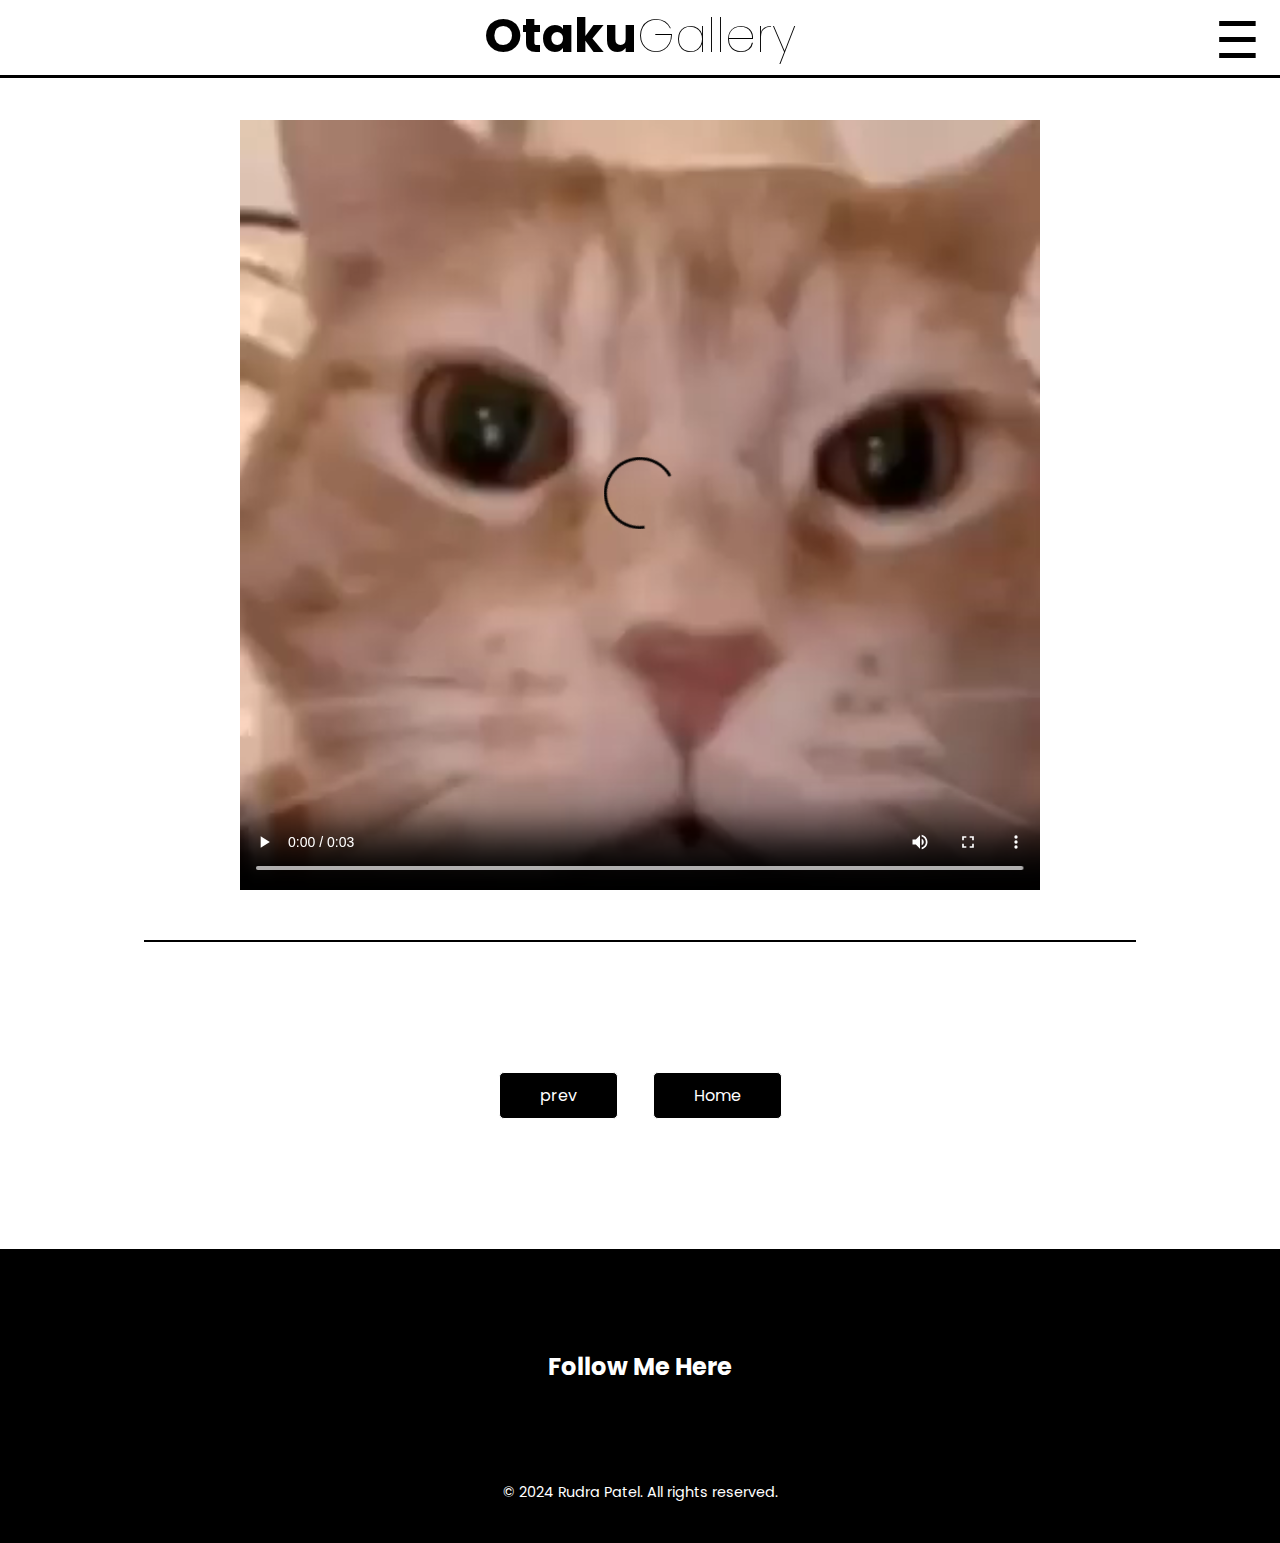
<file: Otaku_Gallery/page3.html>
<!DOCTYPE html>
<html lang="en">
<head>
    <meta charset="UTF-8">
    <meta name="viewport" content="width=device-width, initial-scale=1.0">
    <title>wallpaper</title>
    <link rel="stylesheet" href="styles.css">
    <link rel="stylesheet" href="https://cdnjs.cloudflare.com/ajax/libs/font-awesome/6.5.2/css/all.min.css" integrity="sha512-SnH5WK+bZxgPHs44uWIX+LLJAJ9/2PkPKZ5QiAj6Ta86w+fsb2TkcmfRyVX3pBnMFcV7oQPJkl9QevSCWr3W6A==" crossorigin="anonymous" referrerpolicy="no-referrer" />
    <link rel="stylesheet" href="https://site-assets.fontawesome.com/releases/v6.5.2/css/all.css">
</head>
<body>
    <div class="container">
        <div class="heading">
            <h3>Otaku<span>Gallery</span></h3>
            </div>
            <div class="menu-button" onclick="openNav()">&#9776;</div>
        <div id="mySidebar" class="sidebar">
            <a href="javascript:void(0)" class="closebtn" onclick="closeNav()">&times;</a>
            <div class="nav">
            <a href="index.html">Home</a>
            <a href="page2.html">Page 2</a>
            <a href="contact.html">Contact</a>
        </div>
        </div>

    
        <div class="video-container">
            <video controls autoplay>
              <source src="img\videoplayback.mp4" type="video/mp4">
              Your browser does not support the video tag.
            </video></div>
            <div class="divider"></div>
            <div class="btn-container">
                    <a href="page2.html">prev</a>
                    <a href="index.html">Home</a>
            </div>
        </div>
        <footer>
            <div class="container">
                <div class="footer-content">
                    <div class="footer-section social">
                        <h3>Follow Me Here <i class="fa-solid fa-arrow-down-left"></i></h3>
                        <a href="https://www.linkedin.com/in/rudra-patel-515441242/" target="_blank"><i class="fab fa-linkedin"></i></a>
                        <a href="https://github.com/rudrapatel001" target="_blank"><i class="fab fa-github"></i></a>
                        <a href="https://www.instagram.com/rudra_patel_.07/" target="_blank"><i class="fab fa-instagram"></i></a>
                        <a href=" https://wa.me/9316334332" target="_blank"><i class="fa-brands fa-whatsapp"></i></a>
                    </div>
                </div>
                <div class="footer-bottom">
                    <p>&copy; 2024 Rudra Patel. All rights reserved.</p>
                </div>
            </div>
        </footer>
        
            <script src="script.js"></script>
        </body>  
</html>
</file>
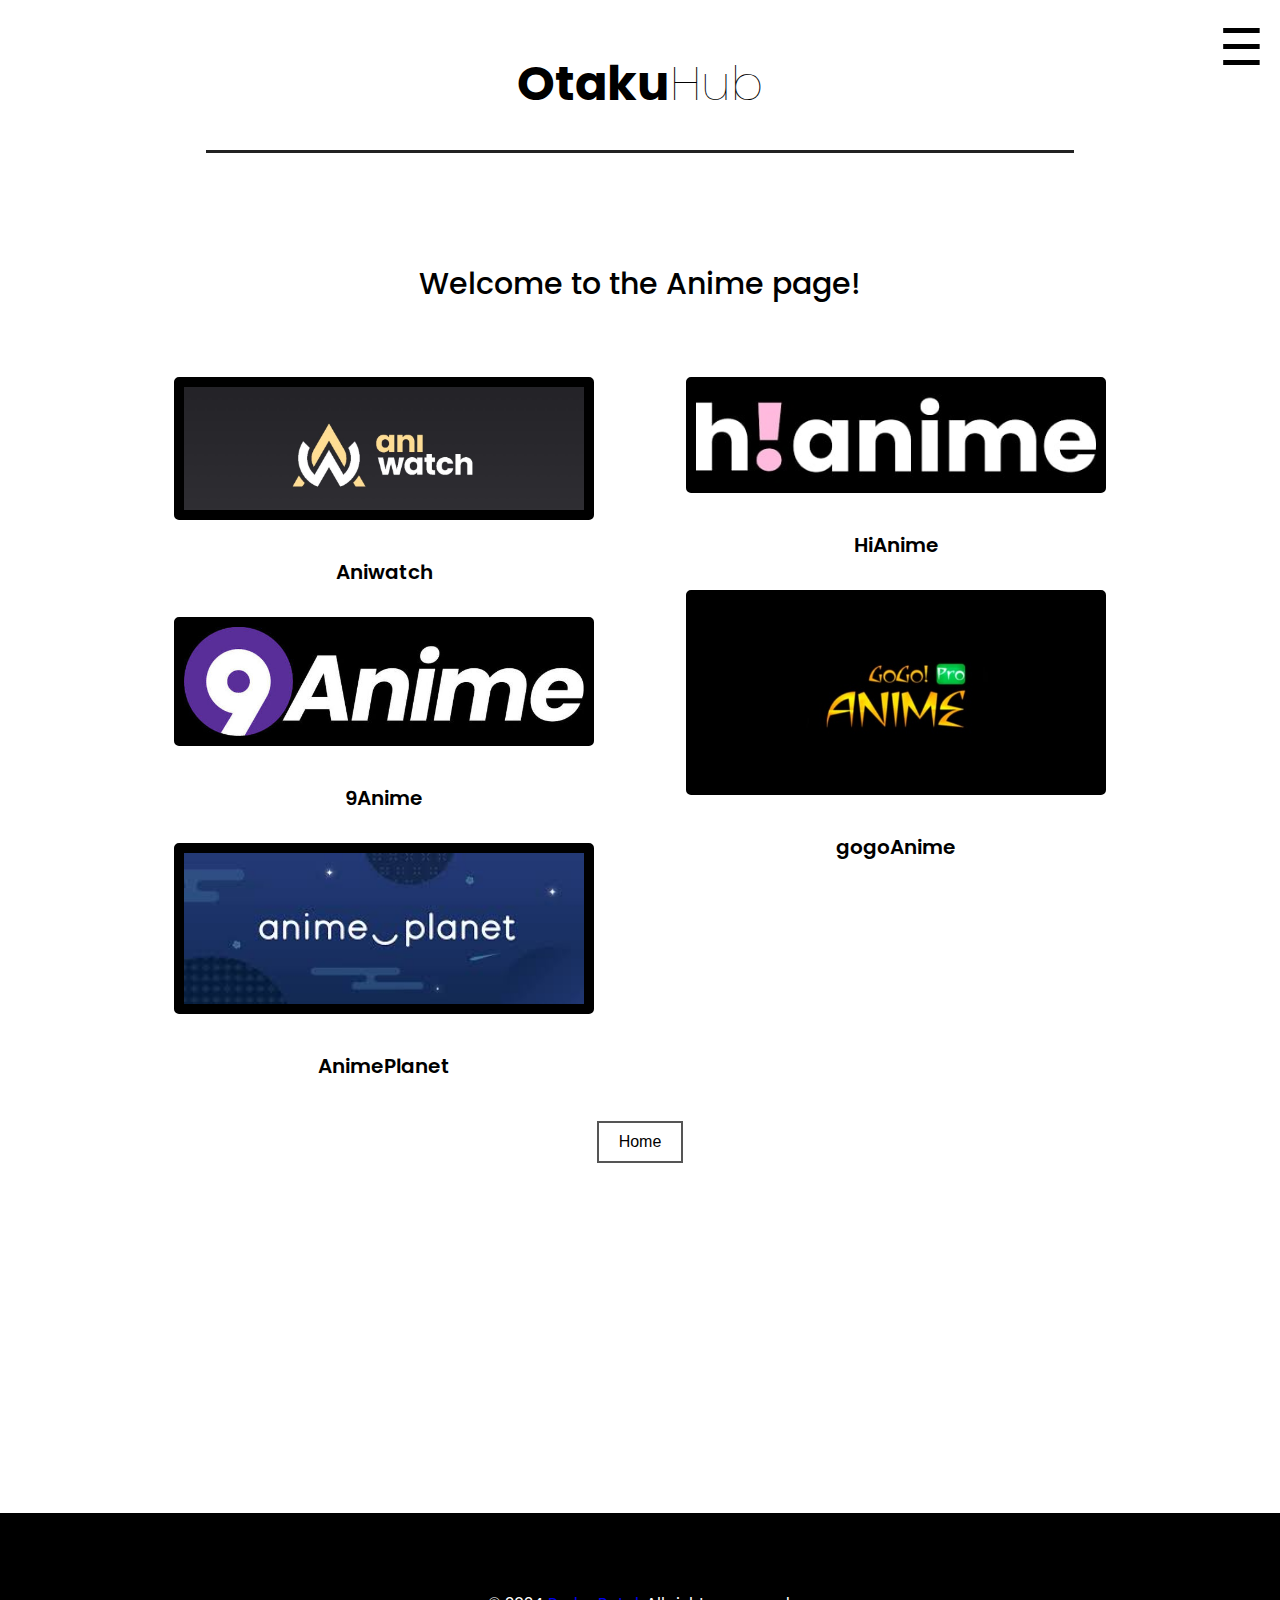
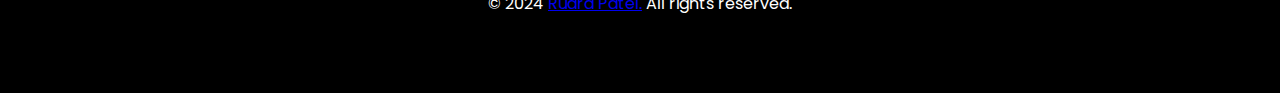
<file: Otaku_Hub/anime.html>
<!DOCTYPE html>
<html lang="en">
<head>
    <meta charset="UTF-8">
    <meta name="viewport" content="width=device-width, initial-scale=1.0">
    <title>Anime - Otaku Hub</title>
    <link rel="stylesheet" href="styles.css">
    <link rel="stylesheet" href="https://cdnjs.cloudflare.com/ajax/libs/font-awesome/6.5.2/css/all.min.css" integrity="sha512-SnH5WK+bZxgPHs44uWIX+LLJAJ9/2PkPKZ5QiAj6Ta86w+fsb2TkcmfRyVX3pBnMFcV7oQPJkl9QevSCWr3W6A==" crossorigin="anonymous" referrerpolicy="no-referrer" />
</head>
<body>
    <div class="container">
        <div class="heading">
            <h3>Otaku<span>Hub</span></h3>
        </div>
        <div class="menu-button" onclick="openNav()">&#9776;</div>
        <div id="mySidebar" class="sidebar">
            <a href="javascript:void(0)" class="closebtn" onclick="closeNav()">&times;</a>
            <a href="index.html">Home</a>
            <a href="anime.html">Anime</a>
            <a href="manga.html">Manga</a>
            <a href="contact.html">Contact</a>
        </div></div>

    <main>
        <p class="ab">Welcome to the Anime page!</p>
        <div class="image-gallery">
            <div class="ig">
            <a href="https://aniwatchtv.to/">
                <img src="img\aniwatch.jpg" alt="aniwatch">
            </a>
            <p class="text">Aniwatch</p>
            <a href="https://9animetv.to/">
                <img src="img\9anime.jpg" alt="9_anime">
            </a>
            <p class="text">9Anime</p>
            <a href="https://www.anime-planet.com/">
                <img src="img\anime_planet.jpg" alt="anime_planet">
            </a>
            <p class="text">AnimePlanet</p>
            </div>
            <div class="ig">
            <a href="https://hianime.to/">
                <img src="img\hianime.jpg" alt="Hi_anime">
            </a>
            <p class="text">HiAnime</p>
            <a href="https://gogoanime.org.za/">
                <img src="img\gogoanime.jpg" alt="gogo_anime">
            </a>
            <p class="text">gogoAnime</p>
            </div>
        </div>
    </main>
    <button onclick="location.href='index.html'">Home</button>
    <script src="scripts.js"></script>
    <div class="icons1">
        <p>© 2024 <a href="https://www.linkedin.com/in/rudra-patel-515441242?utm_source=share&utm_campaign=share_via&utm_content=profile&utm_medium=android_app">Rudra Patel.</a> All rights reserved.
        </p>
    </div>
</body>
</html>
</file>
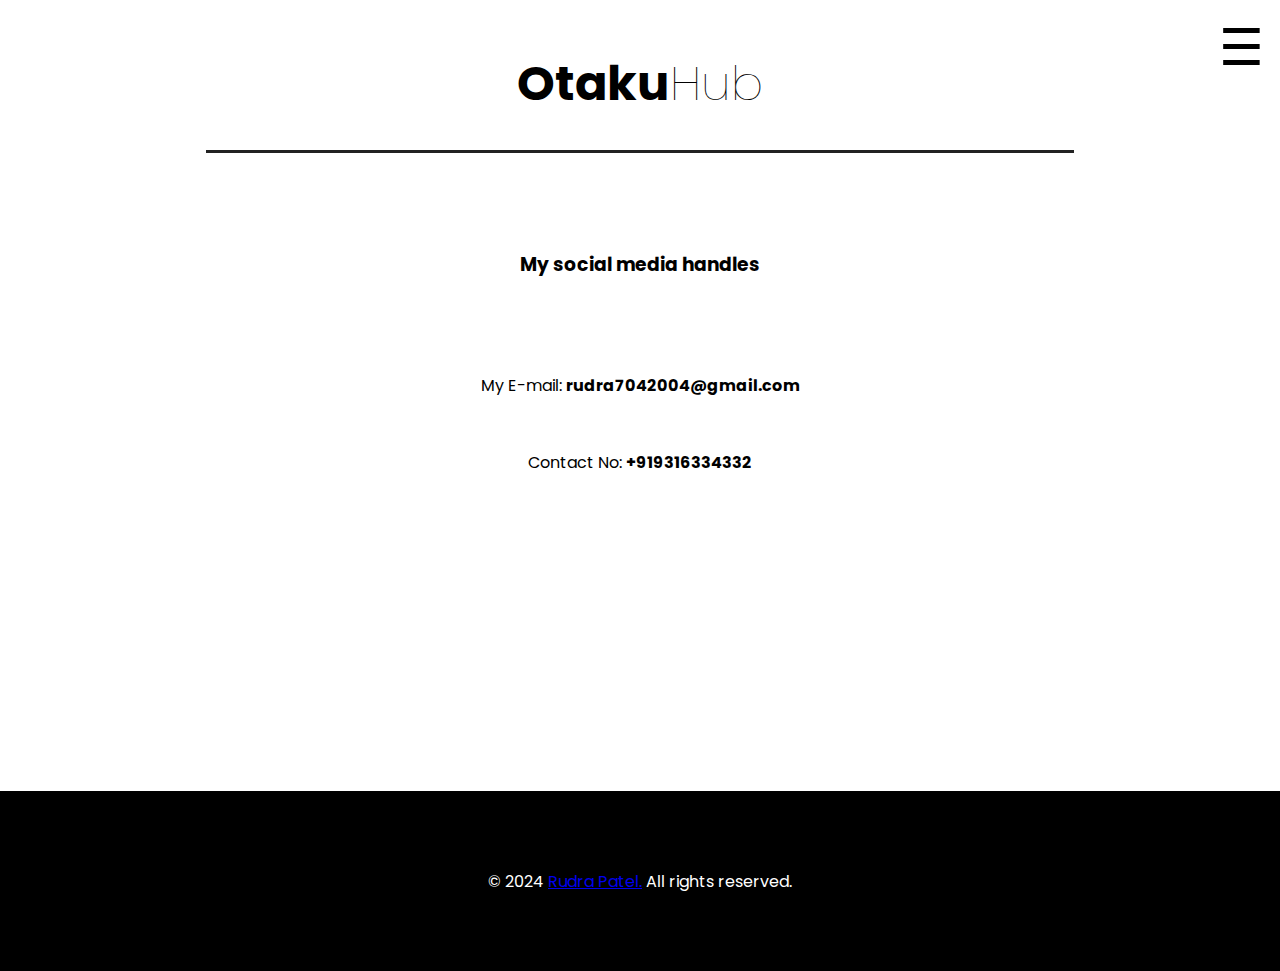
<file: Otaku_Hub/contact.html>
<!DOCTYPE html>
<html lang="en">
<head>
    <meta charset="UTF-8">
    <meta name="viewport" content="width=device-width, initial-scale=1.0">
    <title>wallpaper</title>
    <link rel="stylesheet" href="styles.css">
    <link rel="stylesheet" href="https://cdnjs.cloudflare.com/ajax/libs/font-awesome/6.5.2/css/all.min.css" integrity="sha512-SnH5WK+bZxgPHs44uWIX+LLJAJ9/2PkPKZ5QiAj6Ta86w+fsb2TkcmfRyVX3pBnMFcV7oQPJkl9QevSCWr3W6A==" crossorigin="anonymous" referrerpolicy="no-referrer" />
</head>
<body>
    <div class="container">
        <div class="heading">
            <h3>Otaku<span>Hub</span></h3>
            </div>
            <h3>My social media handles <i class="fa-solid fa-arrow-down"></i></h3>
            </div>
            <div class="menu-button" onclick="openNav()">&#9776;</div>
        <div id="mySidebar" class="sidebar">
            <a href="javascript:void(0)" class="closebtn" onclick="closeNav()">&times;</a>
            <a href="index.html">Home</a>
            <a href="anime.html">Anime</a>
            <a href="manga.html">Manga</a>
            <a href="contact.html">Contact</a>
        </div>
            <div class="icons">
                <a href="https://www.instagram.com/rudra_patel_.07/"><i class="fa-brands fa-instagram"></i></a>
                <a href="https://github.com/rudrapatel001"><i class="fa-brands fa-github"></i></a>
                <a href="https://discord.gg/3cSt6Yw2"><i class="fa-brands fa-discord"></i></a>
            </div>
            <div class="info">
                <p>My E-mail: <b>rudra7042004@gmail.com</b></p>
                <p>Contact No: <b>+919316334332</b></p>
            </div>
            <div class="icons1">
                <p>© 2024 <a href="https://www.linkedin.com/in/rudra-patel-515441242?utm_source=share&utm_campaign=share_via&utm_content=profile&utm_medium=android_app">Rudra Patel.</a> All rights reserved.</p>
            </div>
            <script src="scripts.js"></script>
    </body>
</html>
</file>
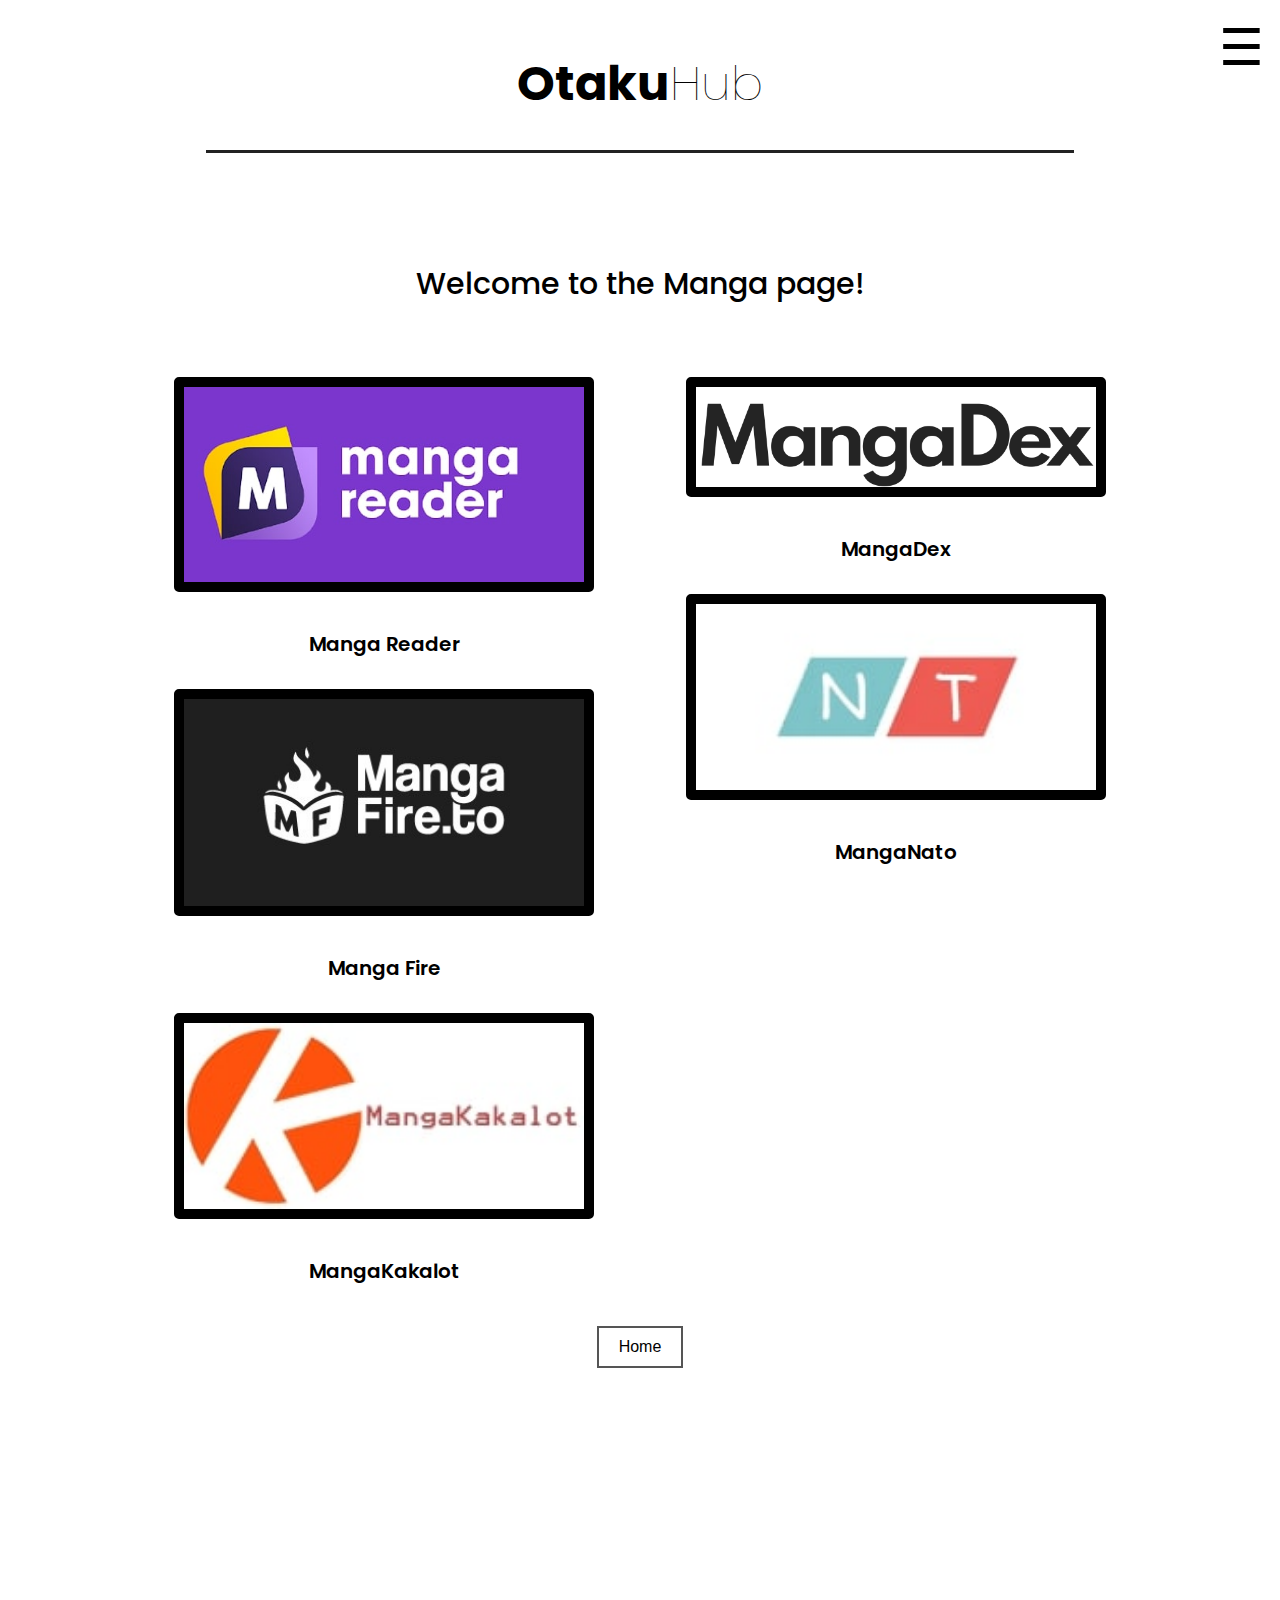
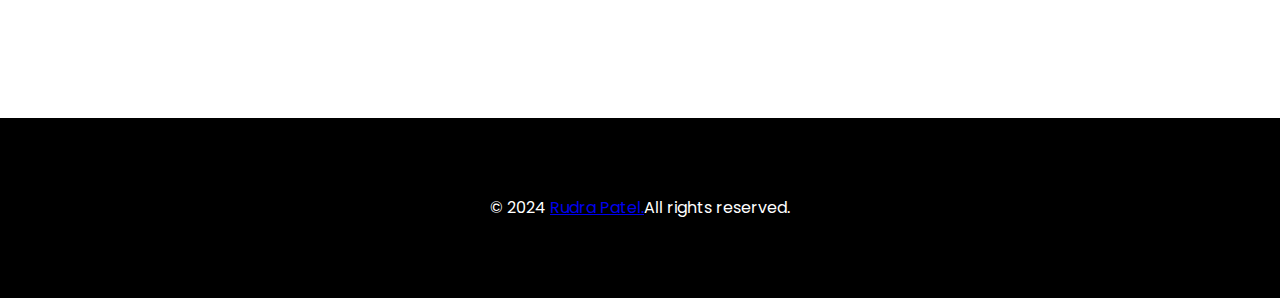
<file: Otaku_Hub/manga.html>
<!DOCTYPE html>
<html lang="en">
<head>
    <meta charset="UTF-8">
    <meta name="viewport" content="width=device-width, initial-scale=1.0">
    <title>Manga - Otaku Hub</title>
    <link rel="stylesheet" href="styles.css">
    <link rel="stylesheet" href="https://cdnjs.cloudflare.com/ajax/libs/font-awesome/6.5.2/css/all.min.css" integrity="sha512-SnH5WK+bZxgPHs44uWIX+LLJAJ9/2PkPKZ5QiAj6Ta86w+fsb2TkcmfRyVX3pBnMFcV7oQPJkl9QevSCWr3W6A==" crossorigin="anonymous" referrerpolicy="no-referrer" />
</head>
<body>
    <div class="container">
        <div class="heading">
            <h3>Otaku<span>Hub</span></h3>
        </div>
        <div class="menu-button" onclick="openNav()">&#9776;</div>
        <div id="mySidebar" class="sidebar">
            <a href="javascript:void(0)" class="closebtn" onclick="closeNav()">&times;</a>
            <a href="index.html">Home</a>
            <a href="anime.html">Anime</a>
            <a href="manga.html">Manga</a>
            <a href="contact.html">Contact</a>
        </div></div>
    <main>
        <p class="ab">Welcome to the Manga page!</p>
        <div class="image-gallery">
            <div class="ig">
            <a href="https://mangareader.to/">
                <img src="img\manga_reader.jpg" alt="manga_reader">
            </a>
            <p class="text">Manga Reader</p>
            <a href="https://mangafire.to/">
                <img src="img\manga_fire.jpg" alt="manga_fire">
            </a>
            <p class="text">Manga Fire</p>
            <a href="https://mangakakalot.com/">
                <img src="img\mangakakalot.jpg" alt="manga_kakalot">
            </a>
            <p class="text">MangaKakalot</p>
            </div>
            <div class="ig">
            <a href="https://mangadex.org/">
                <img src="img\manga_dex.jpg" alt="manga_dex">
            </a>
            <p class="text">MangaDex</p>
            <a href="https://manganato.com/">
                <img src="img\manga_nato.jpg" alt="manga_nato">
            </a>
            <p class="text">MangaNato</p>
            </div>
        </div>
    </main>
    <button onclick="location.href='index.html'">Home</button>
    <script src="scripts.js"></script>
    <div class="icons1">
        <p>© 2024 <a href="https://www.linkedin.com/in/rudra-patel-515441242?utm_source=share&utm_campaign=share_via&utm_content=profile&utm_medium=android_app">Rudra Patel.</a>All rights reserved.
        </p>
    </div>

</body>
</html>
</file>
<file: calculator/style.css>
body{
    margin: 0;
    display: flex;
    justify-content: center;
    align-items: center;
    height: 100vh;
    background-color: hsl(0, 0%, 95%);
}
#calculator{
    font-family: Arial, sans-serif;
    background-color: hsl(0, 0%, 15%);
    border-radius: 15px;
    max-width: 500px;
    overflow: hidden;
}
#display{
    width: 100%;
    padding: 20px;
    font-size: 5rem;
    text-align: left;
    border: none;
    background-color: hsl(0, 0%, 20%);
    color: white;
}
#keys{
    display: grid;
    grid-template-columns: repeat(4, 1fr);
    gap: 10px;
    padding: 25px;
}
button{
    width: 100px;
    height: 100px;
    border-radius: 50px;
    border: none;
    background-color: hsl(0, 0%, 30%);
    color: white;
    font-size: 3rem;
    font-weight: bold;
    cursor: pointer;
}
button:hover{
    background-color: hsl(0, 0%, 40%);
}
button:active{
    background-color: hsl(0, 0%, 50%);
}
.operator-btn{
    background-color: hsl(35, 100%, 55%);
}
.operator-btn:hover{
    background-color: hsl(35, 100%, 65%);
}
.operator-btn:active{
    background-color: hsl(35, 100%, 75%);
}
</file>
<file: clock/style.css>
*{
    margin: 0;
    padding: 0;
    box-sizing: border-box;
    font-family: sans-serif;
    color: #ffffff;
}

body{
    display: flex;
    justify-content: center;
    align-items: center;
    min-height: 100vh;
    background-color: #212121;
}

.container{
    position: relative;
}

.clock{
    width: 300px;
    height: 300px;
    border-radius: 50%;
    background-color: rgba(255, 255, 255, 0.1);
    border: 2px solid rgba(255, 255, 255, 0.25);
    box-shadow: 0px 0px 30px rgba(0, 0, 0, 0.9);
    display: flex;
    justify-content: center;
    align-items: center;
}

.clock span{
    position: absolute;
    transform: rotate(calc(30deg * var(--i))); 
    inset: 12px;
    text-align: center;
}

.clock span b{
    transform: rotate(calc(-30deg * var(--i)));
    display: inline-block;
    font-size: px;
}

.clock::before{
    content: '';
    position: absolute;
    width: 10px;
    height: 10px;
    border-radius: 50%;
    background-color: #fff;
    z-index: 2;
}

.hand{
    position: absolute;
    display: flex;
    justify-content: center;
    align-items: flex-end;
}
.hand i{
    position: absolute;
    background-color: var(--clr);
    width: 3px;
    height: var(--h);
    border-radius: 8px;
}
</file>
<file: language translator/style.css>
@import url('https://fonts.googleapis.com/css?family=Trirong');
*{
    margin: 0;
    padding: 0;
    box-sizing: border-box;
    font-family: "Trirong", serif;
}
body{
    display: flex;
    align-items: center;
    justify-content: center;
    min-height: 100vh;
    background: #00246B;
}
.container{
    width: 690px;
    background: #FBEAEB;
    border-radius: 7px;
    padding: 30px;
}
.wrapper{
    border-radius: 5px;
    border: 1px solid #bbb;
}
.wrapper .text-input{
    display: flex;
    border-bottom: 1px solid #bbb;
}
.text-input .to-text{
    border-radius: 0px;
    border-left: 1px solid #bbb;
}
.text-input textarea{
    height: 250px;
    width: 100%;
    border: none;
    outline: none;
    resize: none;
    font-size: 18px;
    border-radius: 5px;
    background: none;
    padding: 10px 15px;
}
.controls, li, .icons, .icons i{
    display: flex;
    align-items: center;
    justify-content: space-between;
}
.controls{
    list-style: none;
    padding: 12px 15px;
}
.controls .row.from .icons{
    padding-right: 15px;
    border-right: 1px solid #bbb;
}
.controls .row.to .icons{
    padding-left: 15px;
    border-left: 1px solid #bbb;
}
.controls .icons {
    width: 38%;
}
.controls .icons i{
    width: 50px;
    color: #00246B;
    font-size: 14px;
    cursor: pointer;
    justify-content: center;
}
.controls .row select{
    border: none;
    outline: none;
    font-size: 18px;
    background: none;
}
.controls .exchange{
    color: #00246B;
    font-size: 16px;
    cursor: pointer;
}
.container button{
    width: 100%;
    padding: 14px;
    margin-top: 20px;
    border: none;
    outline: none;
    cursor: pointer;
    color: #000;
    font-size: 17px;
    border-radius: 5px;
    background: #CADCFC;
    
}
</file>
<file: Otaku_Gallery/styles.css>
@import url("https://fonts.googleapis.com/css2?family=Poppins:ital,wght@0,100;0,200;0,300;0,400;0,500;0,600;0,700;0,800;0,900;1,100;1,200;1,300;1,400;1,500;1,600;1,700;1,800;1,900&display=swap");

/* common */
* {
  margin: 0;
  padding: 0;
  box-sizing: border-box;
  font-family: "poppins", sans-serif;
}
html {
  scroll-behavior: smooth;
}
body {
  background: var(--bg-color);
}

:root {
  --bg-color: #fff;
  --font-color: #000;
  --hover-color: #bbb;
}
.menu-button {
  position: fixed;
  top: 3px;
  right: 10px;
  padding: 0px 10px;
  font-size: 50px;
  cursor: pointer;
  z-index: 1000;
  border-radius: 10px;
}
.menu-button:hover {
  color: var(--hover-color);
  background: transparent;
}

.sidebar {
  height: 100%;
  width: 0;
  position: fixed;
  top: 0;
  right: 0;
  background-color: var(--bg-colorr);
  overflow-x: hidden;
  transition: 0.5s;
  padding-top: 100px;
  z-index: 1001;
  backdrop-filter: blur(100px);
}

.sidebar a {
  padding: 8px 8px 8px 32px;
  text-decoration: none;
  font-size: 25px;
  color: var(--font-color);
  display: block;
  transition: 0.3s;
}
.sidebar .nav a {
  border-bottom: 1px solid var(--font-color);
}
.sidebar a:hover {
  background: var(--font-color);
  color: var(--bg-color);
}
.sidebar .closebtn {
  position: absolute;
  top: 5px;
  right: 30px;
  font-size: 50px;
  font-weight: bold;
  padding: 0;
  text-decoration: none;
}
.sidebar .closebtn:hover {
  background: transparent;
  color: var(--hover-color);
}
.container {
  display: flex;
  flex-direction: column;
  justify-content: center;
  align-items: center;
  text-align: center;
  margin: 40px 20px 0 20px;
  max-height: -100vh;
}
.container .heading {
  display: flex;
  justify-content: center;
  width: 50%;
  padding-bottom: 30px;
  z-index: 1;
}
.container .heading h3 {
  position: fixed;
  font-size: 3em;
  width: 100%;
  font-weight: bolder;
  margin-top: -40px;
  padding-bottom: 3px;
  backdrop-filter: blur(100px);
  border-bottom: 3px solid var(--font-color);
}
.container .heading h4 {
  width: 100%;
  margin-top: 70px;
  font-size: 2rem;
  font-weight: 500;
}

.container .heading h3 span {
  font-weight: 100;
}

/* wallpapers */

.container .box {
  display: flex;
  flex-direction: row;
  justify-content: space-between;
}
.container .box .dream {
  display: flex;
  flex-direction: column;
  width: 32.5%;
}

.container .box .dream img {
  margin-top: 30px;
  display: flex;
  width: 100%;
  height: auto;
  border-radius: 5px;
  border: 1px solid var(--font-color);
}
.container .box .dream img:hover {
  scale: 1.03;
}

/* download button for images */

.download-btn {
  font-size: 25px;
  width: 100%;
  color: var(--font-color);
  border: 2px solid var(--font-color);
  padding: 1px;
  margin: 30px 0;
  border-radius: 10px;
}
.download-btn:hover {
  background: var(--font-color);
  color: var(--bg-color);
  border: 2px solid var(--bg-color);
}

/* next,previous,home buttons */

.btn-container {
  display: flex;
  flex-direction: row;
  justify-content: center;
  gap: 35px;
  margin: 30px;
}

.btn-container a,
.nxt-btn a,
.contact-btn a {
  display: flex;
  color: var(--bg-color);
  margin: 50px 0 100px 0;
  background: var(--font-color);
  text-align: center;
  padding: 10px 40px;
  box-sizing: border-box;
  border-radius: 5px;
  cursor: pointer;
  max-height: 10%;
  text-decoration: none;
  border: 1px solid var(--bg-color);
}

.btn-container a:hover,
.nxt-btn a:hover {
  color: var(--font-color);
  background: var(--bg-color);
  border: 1px solid var(--font-color);
}

.divider {
  width: 80%;
  height: 2px;
  background-color: var(--font-color);
  margin: 50px auto;
}

/* contact page */
.contact {
  margin-top: 50px;
}
.icons {
  display: flex;
  justify-content: center;
  align-items: center;
  margin-top: 20px;
  gap: 20px;
}
.icons a {
  font-size: 30px;
  color: var(--font-color);
  margin: 0 10px;
  text-decoration: none;
}

.info {
  margin-top: 40px;
  display: flex;
  flex-direction: column;
  justify-content: center;
  align-items: center;
  gap: 20px;
}

/* prank page */

.video-container {
  margin-top: 50px;
  width: 100%;
  display: flex;
  justify-content: center;
}

.video-container video {
  width: 80%;
  max-width: 800px;
}
/* scrollTop */
.scrollTop {
  position: fixed;
  font-size: 1rem;
  bottom: 30px;
  right: 30px;
  padding: 10px 15px;
  color: var(--bg-color);
  background: var(--font-color);
  border: 1px solid var(--bg-color);
  border-radius: 25px;
  cursor: pointer;
  transition: all 0.5s ease 0s;
}
.scrollTop:hover {
  color: var(--hover-color);
}

/* Footer */
footer {
  background: var(--font-color);
  color: var(--bg-color);
  padding: 40px 0;
  border-top: 1px solid var(--text-color);
}

footer .container {
  display: flex;
  flex-direction: column;
  align-items: center;
}

.footer-content {
  display: flex;
  justify-content: space-between;
  flex-wrap: wrap;
  width: 100%;
  max-width: 1200px;
  padding: 0 20px;
}

.footer-section {
  flex: 1;
  margin: 20px;
  min-width: 250px;
}

.footer-section h3 {
  font-size: 1.5rem;
  margin-bottom: 20px;
}

.footer-section p,
.footer-section a {
  font-size: 1rem;
  color: var(--bg-color);
  line-height: 1.6;
}

.footer-section a:hover {
  color: var(--hover-color);
}

.footer-section.social a {
  margin-right: 15px;
  font-size: 1.5rem;
}

.footer-bottom {
  text-align: center;
  margin-top: 20px;
  font-size: 0.9rem;
}

/* The Modal (background) */
.modal {
  display: none;
  position: fixed;
  z-index: 1002;
  left: 0;
  top: 0;
  width: 100%;
  height: 100%;
  overflow: auto;
  background-color: rgb(0, 0, 0);
  background-color: rgba(0, 0, 0, 0.9);
  align-items: center; /* Center the modal content vertically */
  justify-content: center; /* Center the modal content horizontally */
}

/* Modal Content (Image) */
.modal-content {
  max-width: 100%;
  max-height: 100%;
  display: block;
  margin: auto;
}

/* Add Animation - Zoom in the Modal */
.modal-content {
  -webkit-animation-name: zoom;
  -webkit-animation-duration: 0.6s;
  animation-name: zoom;
  animation-duration: 0.6s;
}

::-webkit-scrollbar {
  display: none;
}

@-webkit-keyframes zoom {
  from {
    -webkit-transform: scale(0);
  }
  to {
    -webkit-transform: scale(1);
  }
}

@keyframes zoom {
  from {
    transform: scale(0);
  }
  to {
    transform: scale(1);
  }
}

/* The Close Button */
.close {
  position: absolute;
  top: 15px;
  right: 35px;
  color: var(--bg-color);
  font-size: 40px;
  font-weight: bold;
  transition: 0.3s;
}

.close:hover,
.close:focus {
  color: var(--hover-color);
  text-decoration: none;
  cursor: pointer;
}

@media only screen and (max-width: 769px) {
  .container .box {
    flex-direction: column;
  }
  .container .box .dream {
    width: 100%;
  }
}
@media only screen and (max-width: 620px) {
  .container .heading h4 {
    font-size: 1.5rem;
  }
}
@media only screen and (max-width: 470px) {
  .container .heading h3 {
    font-size: 2rem;
  }
  .container .heading h4 {
    font-size: 1.3rem;
  }
  .menu-button {
    font-size: 33.33px;
  }
  .btn-container {
    flex-direction: column;
    gap: 0;
  }
}
@media only screen and (max-width: 470px) {
  .container .heading h4 {
    font-size: 1.1rem;
  }
}

@media only screen and (max-width: 360px) {
  .container .heading h3 {
    font-size: 1.5rem;
  }
  .container .heading h4 {
    font-size: 1rem;
  }
  .menu-button {
    font-size: 25px;
  }
}
</file>
<file: Otaku_Hub/styles.css>
@import url('https://fonts.googleapis.com/css2?family=Poppins:ital,wght@0,100;0,200;0,300;0,400;0,500;0,600;0,700;0,800;0,900;1,100;1,200;1,300;1,400;1,500;1,600;1,700;1,800;1,900&display=swap');

body {
    font-family: 'poppins', sans-serif;
    background-color: #fff;
    margin: 0;
    padding: 0;
    text-align: center;
}
.menu-button {
    position: absolute;
    top: 10px; 
    right: 10px; 
    font-size: 50px;
    cursor: pointer;
    z-index: 1000;
    padding: 0px 6px 0 6px;
}
.menu-button:hover{
    color: #fff;
    background: #000;
}

.sidebar {
    height: 100%;
    width: 0;
    position: fixed;
    top: 0;
    right: 0;
    background-color: rgba(17, 17, 17, 1.8); 
    overflow-x: hidden;
    transition: 0.5s;
    padding-top: 100px;
    z-index: 1001;
    backdrop-filter: blur(10px); /* Add blur effect */
}

.sidebar a {
    padding: 8px 8px 8px 32px;
    text-decoration: none;
    font-size: 25px;
    color: #fff;
    display: block;
    transition: 0.5s;
}
.sidebar a:hover {
    color: #000;
    background-color: #fff;
}
.sidebar .closebtn {
    position: absolute;
    top: 0px;
    right: 20px;
    font-size: 60px;
    padding: 0px 0px 0px 0px;
}

.container{
    display: flex;
    flex-direction: column;
    justify-content: center;
    align-items: center;
    text-align: center;
    margin: 00px 20px 0 20px;
    max-height: -100vh;
}
.container .heading{
    width: 70%;
    padding-bottom: 30px;
}
.container .heading h3{
    font-size: 3em;
    font-weight: bolder;
    padding-bottom: 30px;
    border-bottom: 3px solid #222; 
}

.container .heading h3 span{
    font-weight: 100;

}
.container main {
    margin: 20px;
}
.ab{
    font-size: 30px;
    font-weight: 500;
}
.que{
    position:relative;
}
.que p{
    color: #fff;
    transform: translate(-50% -50%);
    font-size: 5em;
    margin: 0%;
}
.que p:nth-child(1){
    color: transparent;
    -webkit-text-stroke: 2px #000;
}

button {
    background-color: white;
    color: black;
    padding: 10px 20px;
    margin: 50px;
    border: 2px solid #555555;
    cursor: pointer;
    font-size: 16px;
    transition: 0.5s;
}

button:hover {
    background-color: #555555;
    color: white;
}

.image-gallery {
    display: flex;
    flex-wrap: wrap;
    flex-direction: row;
    justify-content: center;
}

.image-gallery a {
    margin: 40px;
}

.image-gallery img {
    width: 400px;
    height: auto;
    border: 10px solid #000;
    border-radius: 5px;
}

.image-gallery img:hover {
    border-color: #555;
    color: #555;
}
.ig{
    display: flex;
    flex-direction: column;
    width: 40%;
}
.text{
    cursor: pointer;
    margin: -10px;
    font-size: 20px;
    font-weight: 600;
}
.icons {
    display: flex;
    justify-content: center;
    align-items: center;
    margin-top: 20px;
    gap: 20px;
    
}
.icons a {
    font-size: 36px;
    color: #000;
    margin: 0 10px;
    text-decoration: none;
}

.icons1 {
    background: #000;
    display: flex;
    justify-content: center;
    align-items: center;
    margin-top: 300px;
    gap: 15px;
    min-height: 20vh;
    
}
.icons1 p{
    color: #fff;
    font-size: 16px;
}

.info{
    margin-top: 40px;
    display: flex;
    flex-direction: column;
    justify-content: center;
    align-items: center;
    gap: 20px;
}

@media (max-width: 1000px){
    .image-gallery{
        flex-direction: column;
        padding: 10px;
    }
    .image-gallery img{
        width: 250px;   
    }

}
</file>
<file: Quiz Game/style.css>
*{
    margin: 0;
    padding: 0;
    font-family: 'Poppins', sans-serif;
    box-sizing: border-box;
}
body{
    background: #0059ff;
    display: flex;
    height: 100vh;
    flex-direction: column;
}
.app{
    background: #fff;
    width: 90%;
    max-width: 600px;
    margin: 70px  auto 100px;
    border-radius: 10px;
    padding: 30px;
}
.app h1{
    font-size: 30px;
    color: #0059ff;
    font-weight: 600;
    border-bottom: 1px solid #0059ff;
    padding-bottom: 10px;
}
.quiz{
    padding: 20px 0;
}

.quiz h2{
    font-size: 20px;
    color: #0059ff;
    font-weight: 600;
}
.btn{
    background: #fff;
    color: #222;
    font-weight: 500;
    width: 100%;
    border: 1px solid #222;
    padding: 10px;
    margin: 10px 0;
    text-align: left;
    border-radius: 4px;
    cursor: pointer;
    transition: all 0.3s;
}
.btn:hover:not([disabled]){
    background: #222;
    color: #fff;
}
.btn:disabled{
    cursor: no-drop;

}

#nxt{
    background: #0059ff;
    color: #fff;
    font-weight: 500;
    width: 150px;
    border: 0;
    padding: 10px;
    margin: 20px auto 0;
    border-radius: 4px;
    cursor: pointer;
    display: none;
}
#nxt:hover{
    background: #fff;
    color: #0059ff;
    border: 1px solid #0059ff;
}

footer{
    background: #fff;
    color: #222;    
    margin-top: auto;
    padding: 50px;
}
.ft p{
    text-align: center;
}

.exp{
    background: #3278fb;
    color: #fff;
    margin:0 auto;
    padding:20px;
    width: 100%;
    border: 1px solid #222;
    border-radius: 4px;
    border: none;
    display: none;
    opacity: 0; /* Start with hidden */
    transition: opacity 0.5s ease-in-out; /* Add transition */
}
.exp.visible {
    opacity: 1; /* Make visible */
}

.correct{
    background: #9aeabc;
}
.incorrect{
    background: #ff9393;
}
</file>
<file: Ping Pong Game/style.css>
#gameContainer{
    text-align: center;
}
#gameBoard{
    border: 3px solid;
}
#scoreText{
    font-family: "consolas", monospace;
    font-size: 100px;
}
#resetBtn{
    font-family: "Permanent Marker", cursive;
    font-size: 22px;
    width: 100px;
    height: 50px;
    border: 4px solid;
    border-radius: 15px;
    cursor: pointer;
}
</file>
